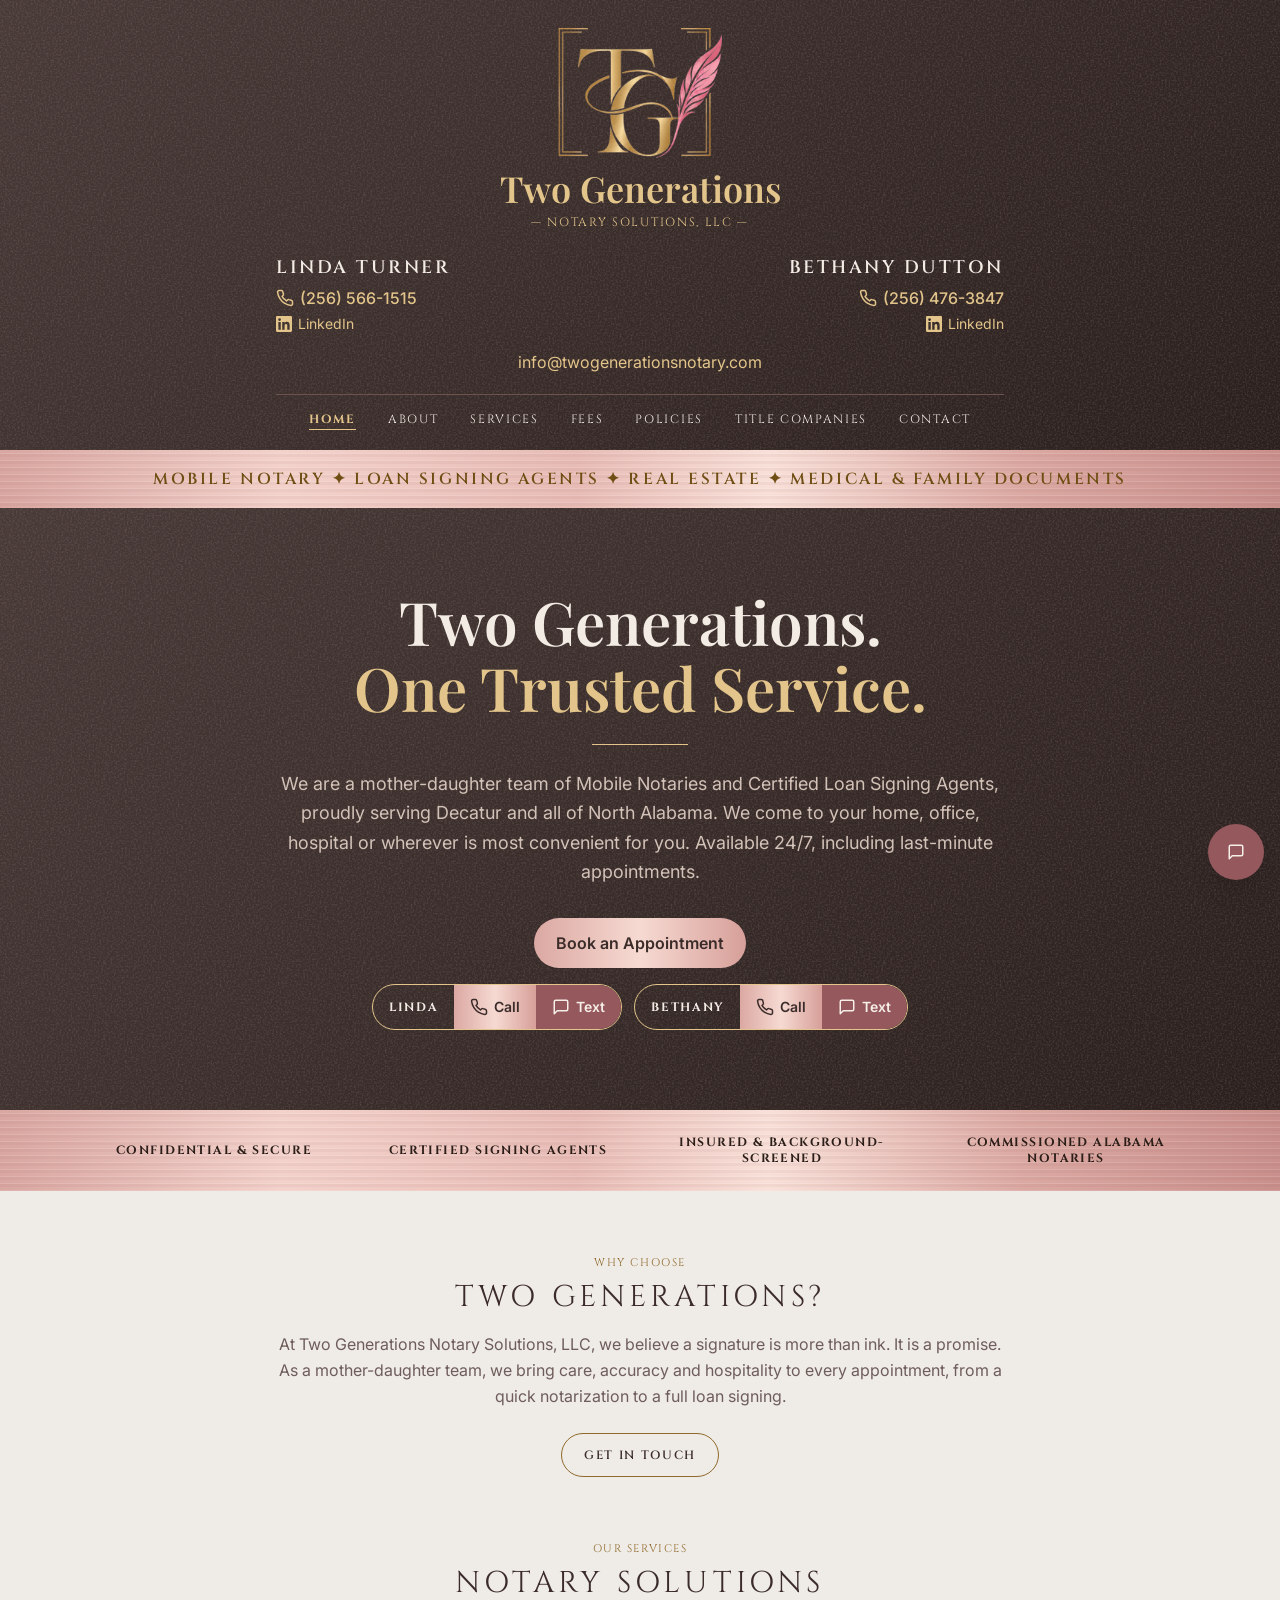
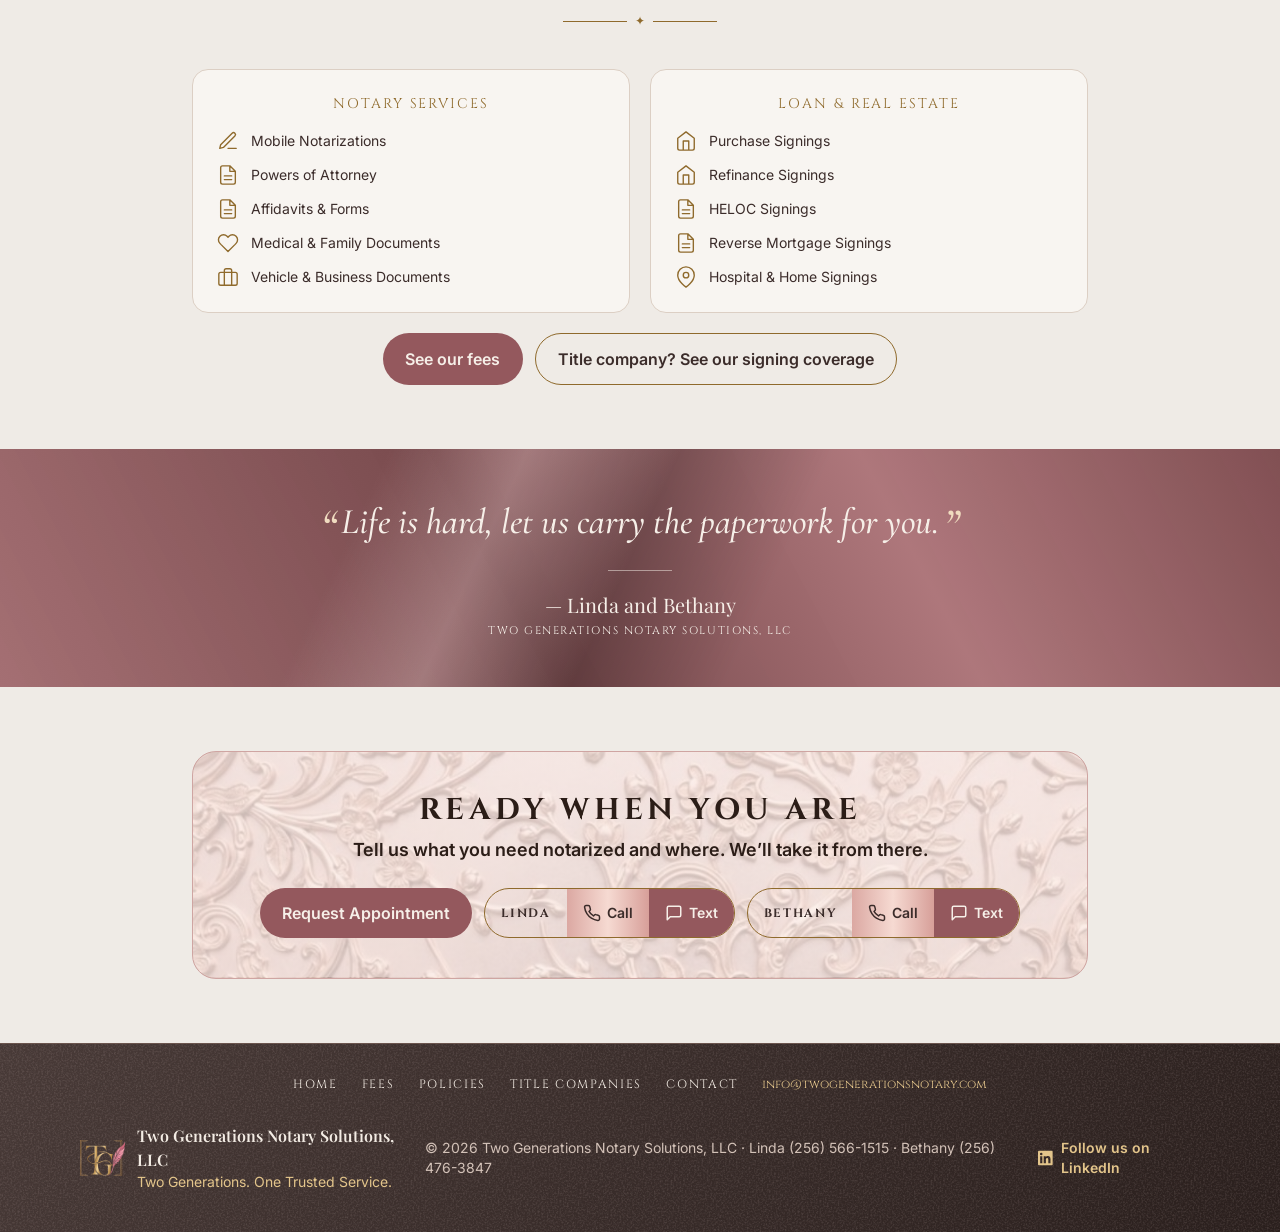
<file: index.html>
<!DOCTYPE html>
<html lang="en" data-page="home">
<head>
<meta charset="utf-8">
<meta name="viewport" content="width=device-width, initial-scale=1, viewport-fit=cover">
<title>Mobile Notary &amp; Loan Signing Agents in Decatur, AL | Two Generations Notary Solutions, LLC</title>
<meta name="description" content="Mother-daughter mobile notaries and certified loan signing agents serving Decatur and North Alabama. We come to you, 24/7 by appointment.">
<link rel="canonical" href="https://twogenerationsnotary.com/">
<meta property="og:type" content="website">
<meta property="og:site_name" content="Two Generations Notary Solutions, LLC">
<meta property="og:title" content="Mobile Notary &amp; Loan Signing Agents in Decatur, AL | Two Generations Notary Solutions, LLC">
<meta property="og:description" content="Mother-daughter mobile notaries and certified loan signing agents serving Decatur and North Alabama. We come to you, 24/7 by appointment.">
<meta property="og:url" content="https://twogenerationsnotary.com/">
<meta property="og:image" content="https://twogenerationsnotary.com/assets/og.png">
<meta property="og:image:width" content="1200">
<meta property="og:image:height" content="630">
<meta property="og:image:alt" content="Two Generations Notary Solutions, LLC. Two Generations. One Trusted Service.">
<meta name="twitter:card" content="summary_large_image">
<link rel="icon" href="data:image/svg+xml,%3Csvg xmlns='http://www.w3.org/2000/svg' viewBox='0 0 100 100'%3E%3Crect width='100' height='100' rx='20' fill='%233a2b28'/%3E%3Ctext x='50' y='68' font-size='56' text-anchor='middle' fill='%23e3c58b'%3E%E2%9C%A6%3C/text%3E%3C/svg%3E">
<script>(function(){var m={"#fees":"/fees/","#policies":"/policies/","#contact":"/contact/","#title":"/title-companies/"}[location.hash];if(m)location.replace(m)})()</script>
<script type="application/ld+json">{"@context":"https://schema.org","@type":"Notary","name":"Two Generations Notary Solutions, LLC","slogan":"Two Generations. One Trusted Service.","url":"https://twogenerationsnotary.com/","image":"https://twogenerationsnotary.com/assets/og.png","logo":"https://twogenerationsnotary.com/assets/logo.webp","email":"info@twogenerationsnotary.com","telephone":"+1-256-476-3847","contactPoint":[{"@type":"ContactPoint","name":"Linda Turner","telephone":"+1-256-566-1515","contactType":"customer service"},{"@type":"ContactPoint","name":"Bethany Dutton","telephone":"+1-256-476-3847","contactType":"customer service"}],"address":{"@type":"PostalAddress","addressLocality":"Decatur","addressRegion":"AL","addressCountry":"US"},"areaServed":["Decatur, AL","Morgan County, AL","Limestone County, AL","Madison County, AL","Lawrence County, AL","North Alabama"],"openingHoursSpecification":[{"@type":"OpeningHoursSpecification","dayOfWeek":["Monday","Tuesday","Wednesday","Thursday","Friday"],"opens":"09:00","closes":"17:00"}],"priceRange":"$$","description":"Mother-daughter mobile notaries and certified loan signing agents who travel to you. Regular hours are 9 am to 5 pm, Monday through Friday; available 24/7 by appointment for an added fee.","founder":[{"@type":"Person","name":"Linda Turner"},{"@type":"Person","name":"Bethany Dutton"}],"sameAs":["https://www.linkedin.com/company/two-generations-notary"]}</script>
<link rel="preconnect" href="https://fonts.googleapis.com">
<link rel="preconnect" href="https://fonts.gstatic.com" crossorigin>
<link href="https://fonts.googleapis.com/css2?family=Playfair+Display:wght@500;600;700&family=Cinzel:wght@500;600;700&family=Cormorant+Garamond:ital,wght@1,500&family=Inter:wght@400;500;600&display=swap" rel="stylesheet">
<link rel="stylesheet" href="/assets/styles.css?v=2693f36a">
<script defer src="/assets/app.js?v=bc8e718a"></script>
</head>
<body>
<div id="root"><link rel="preload" as="image" href="/assets/logo.webp"/><header class="dk leather"><div class="max-w-3xl mx-auto px-5 pt-5 sm:pt-7 pb-5"><a href="/" class="flex flex-col items-center text-center"><img src="/assets/logo.webp" width="440" height="350" alt="Two Generations Notary Solutions, LLC logo" class="h-24 sm:h-[130px]" style="width:auto"/><span class="serif text-3xl sm:text-4xl font-semibold mt-3 leading-none" style="color:var(--gold)">Two Generations</span><span class="h-cin text-xs mt-2" style="color:var(--gold)">— Notary Solutions, LLC —</span></a><div class="mt-5 sm:mt-6 flex justify-between gap-4"><div class="flex flex-col text-left items-start"><span class="h-cin text-[13px] sm:text-lg font-semibold">Linda Turner</span><a href="tel:+12565661515" class="mt-1 inline-flex items-center gap-1.5 text-sm sm:text-base font-medium" style="color:var(--gold)"><svg width="18" height="18" viewBox="0 0 24 24" fill="none" stroke="currentColor" stroke-width="2" stroke-linecap="round" stroke-linejoin="round"><path d="M22 16.9v3a2 2 0 0 1-2.2 2 19.8 19.8 0 0 1-8.6-3.1 19.5 19.5 0 0 1-6-6A19.8 19.8 0 0 1 2.1 4.2 2 2 0 0 1 4.1 2h3a2 2 0 0 1 2 1.7c.1 1 .4 1.9.7 2.8a2 2 0 0 1-.5 2.1L8 9.9a16 16 0 0 0 6 6l1.3-1.3a2 2 0 0 1 2.1-.4c.9.3 1.8.6 2.8.7a2 2 0 0 1 1.7 2z"></path></svg>(256) 566-1515</a><a href="https://www.linkedin.com/in/linda-turner-notary" target="_blank" rel="noopener" aria-label="Linda Turner on LinkedIn" class="mt-1 inline-flex items-center gap-1.5 text-xs sm:text-sm hover:opacity-70" style="color:var(--gold)"><svg width="16" height="16" viewBox="0 0 24 24" fill="currentColor" aria-hidden="true"><path d="M20.45 20.45h-3.56v-5.57c0-1.33-.02-3.04-1.85-3.04-1.85 0-2.14 1.45-2.14 2.94v5.67H9.34V9h3.42v1.56h.05c.48-.9 1.64-1.85 3.37-1.85 3.6 0 4.27 2.37 4.27 5.46v6.28zM5.34 7.43a2.06 2.06 0 1 1 0-4.13 2.06 2.06 0 0 1 0 4.13zM7.12 20.45H3.56V9h3.56v11.45zM22.22 0H1.77C.79 0 0 .77 0 1.73v20.54C0 23.23.79 24 1.77 24h20.45c.98 0 1.78-.77 1.78-1.73V1.73C24 .77 23.2 0 22.22 0z"></path></svg>LinkedIn</a></div><div class="flex flex-col text-right items-end"><span class="h-cin text-[13px] sm:text-lg font-semibold">Bethany Dutton</span><a href="tel:+12564763847" class="mt-1 inline-flex items-center gap-1.5 text-sm sm:text-base font-medium" style="color:var(--gold)"><svg width="18" height="18" viewBox="0 0 24 24" fill="none" stroke="currentColor" stroke-width="2" stroke-linecap="round" stroke-linejoin="round"><path d="M22 16.9v3a2 2 0 0 1-2.2 2 19.8 19.8 0 0 1-8.6-3.1 19.5 19.5 0 0 1-6-6A19.8 19.8 0 0 1 2.1 4.2 2 2 0 0 1 4.1 2h3a2 2 0 0 1 2 1.7c.1 1 .4 1.9.7 2.8a2 2 0 0 1-.5 2.1L8 9.9a16 16 0 0 0 6 6l1.3-1.3a2 2 0 0 1 2.1-.4c.9.3 1.8.6 2.8.7a2 2 0 0 1 1.7 2z"></path></svg>(256) 476-3847</a><a href="https://www.linkedin.com/in/bethany-dutton-notary" target="_blank" rel="noopener" aria-label="Bethany Dutton on LinkedIn" class="mt-1 inline-flex items-center gap-1.5 text-xs sm:text-sm hover:opacity-70" style="color:var(--gold)"><svg width="16" height="16" viewBox="0 0 24 24" fill="currentColor" aria-hidden="true"><path d="M20.45 20.45h-3.56v-5.57c0-1.33-.02-3.04-1.85-3.04-1.85 0-2.14 1.45-2.14 2.94v5.67H9.34V9h3.42v1.56h.05c.48-.9 1.64-1.85 3.37-1.85 3.6 0 4.27 2.37 4.27 5.46v6.28zM5.34 7.43a2.06 2.06 0 1 1 0-4.13 2.06 2.06 0 0 1 0 4.13zM7.12 20.45H3.56V9h3.56v11.45zM22.22 0H1.77C.79 0 0 .77 0 1.73v20.54C0 23.23.79 24 1.77 24h20.45c.98 0 1.78-.77 1.78-1.73V1.73C24 .77 23.2 0 22.22 0z"></path></svg>LinkedIn</a></div></div><div class="mt-4 text-center"><a href="mailto:info@twogenerationsnotary.com" class="text-sm sm:text-base" style="color:var(--gold)">info@twogenerationsnotary.com</a></div><nav aria-label="Main" class="border-t flex flex-wrap justify-center gap-x-5 gap-y-2 sm:gap-x-8 h-cin text-[11px] sm:text-xs mt-5 pt-4" style="border-color:var(--line)"><a href="/" aria-current="page" class="hover:opacity-70 pb-0.5 border-b font-bold" style="color:var(--gold);border-color:var(--gold)">Home</a><a href="/#about" class="hover:opacity-70 pb-0.5 border-b " style="border-color:transparent">About</a><a href="/#services" class="hover:opacity-70 pb-0.5 border-b " style="border-color:transparent">Services</a><a href="/fees/" class="hover:opacity-70 pb-0.5 border-b " style="border-color:transparent">Fees</a><a href="/policies/" class="hover:opacity-70 pb-0.5 border-b " style="border-color:transparent">Policies</a><a href="/title-companies/" class="hover:opacity-70 pb-0.5 border-b " style="border-color:transparent">Title Companies</a><a href="/contact/" class="hover:opacity-70 pb-0.5 border-b " style="border-color:transparent">Contact</a></nav></div></header><main><section class="rosegold py-4 text-center"><p class="h-cin text-xs sm:text-base font-semibold px-4 leading-relaxed" style="color:#6f4e14;letter-spacing:.16em">Mobile Notary ✦ Loan Signing Agents ✦ Real Estate ✦ Medical &amp; Family Documents</p></section><section class="dk leather"><div class="max-w-3xl mx-auto px-5 py-14 md:py-20 text-center"><h1 class="serif text-4xl sm:text-5xl md:text-6xl font-semibold leading-[1.1]">Two Generations.<br/><span style="color:var(--gold)">One Trusted Service.</span></h1><div class="mx-auto my-6 h-px w-24" style="background:var(--gold)"></div><p class="text-lg leading-relaxed" style="color:var(--muted)">We are a mother-daughter team of Mobile Notaries and Certified Loan Signing Agents, proudly serving Decatur and all of North Alabama. We come to your home, office, hospital or wherever is most convenient for you. Available 24/7, including last-minute appointments.</p><div class="mt-8 flex flex-wrap gap-3 justify-center"><a href="/contact/" class="btn btn-rose">Book an Appointment</a></div><div class="mt-4"><div class="flex flex-wrap gap-3 justify-center"><div class="inline-flex items-stretch rounded-full overflow-hidden border" style="border-color:var(--gold)"><span class="px-4 flex items-center h-cin text-xs font-bold">Linda</span><a href="tel:+12565661515" class="px-4 py-3 flex items-center gap-1.5 text-sm font-semibold btn-rose"><svg width="18" height="18" viewBox="0 0 24 24" fill="none" stroke="currentColor" stroke-width="2" stroke-linecap="round" stroke-linejoin="round"><path d="M22 16.9v3a2 2 0 0 1-2.2 2 19.8 19.8 0 0 1-8.6-3.1 19.5 19.5 0 0 1-6-6A19.8 19.8 0 0 1 2.1 4.2 2 2 0 0 1 4.1 2h3a2 2 0 0 1 2 1.7c.1 1 .4 1.9.7 2.8a2 2 0 0 1-.5 2.1L8 9.9a16 16 0 0 0 6 6l1.3-1.3a2 2 0 0 1 2.1-.4c.9.3 1.8.6 2.8.7a2 2 0 0 1 1.7 2z"></path></svg> Call</a><a href="sms:+12565661515" class="px-4 py-3 flex items-center gap-1.5 text-sm font-semibold btn-gold"><svg width="18" height="18" viewBox="0 0 24 24" fill="none" stroke="currentColor" stroke-width="2" stroke-linecap="round" stroke-linejoin="round"><path d="M21 15a2 2 0 0 1-2 2H7l-4 4V5a2 2 0 0 1 2-2h14a2 2 0 0 1 2 2z"></path></svg> Text</a></div><div class="inline-flex items-stretch rounded-full overflow-hidden border" style="border-color:var(--gold)"><span class="px-4 flex items-center h-cin text-xs font-bold">Bethany</span><a href="tel:+12564763847" class="px-4 py-3 flex items-center gap-1.5 text-sm font-semibold btn-rose"><svg width="18" height="18" viewBox="0 0 24 24" fill="none" stroke="currentColor" stroke-width="2" stroke-linecap="round" stroke-linejoin="round"><path d="M22 16.9v3a2 2 0 0 1-2.2 2 19.8 19.8 0 0 1-8.6-3.1 19.5 19.5 0 0 1-6-6A19.8 19.8 0 0 1 2.1 4.2 2 2 0 0 1 4.1 2h3a2 2 0 0 1 2 1.7c.1 1 .4 1.9.7 2.8a2 2 0 0 1-.5 2.1L8 9.9a16 16 0 0 0 6 6l1.3-1.3a2 2 0 0 1 2.1-.4c.9.3 1.8.6 2.8.7a2 2 0 0 1 1.7 2z"></path></svg> Call</a><a href="sms:+12564763847" class="px-4 py-3 flex items-center gap-1.5 text-sm font-semibold btn-gold"><svg width="18" height="18" viewBox="0 0 24 24" fill="none" stroke="currentColor" stroke-width="2" stroke-linecap="round" stroke-linejoin="round"><path d="M21 15a2 2 0 0 1-2 2H7l-4 4V5a2 2 0 0 1 2-2h14a2 2 0 0 1 2 2z"></path></svg> Text</a></div></div></div></div></section><section class="rosegold" style="color:var(--onrose)"><div class="max-w-6xl mx-auto px-4 py-6 grid grid-cols-2 md:grid-cols-4 gap-x-4 gap-y-4 text-center"><div class="px-2 flex items-center justify-center"><span class="h-cin text-[11px] sm:text-xs font-bold leading-snug" style="letter-spacing:.12em;color:#2b1d17">Confidential &amp; Secure</span></div><div class="px-2 flex items-center justify-center"><span class="h-cin text-[11px] sm:text-xs font-bold leading-snug" style="letter-spacing:.12em;color:#2b1d17">Certified Signing Agents</span></div><div class="px-2 flex items-center justify-center"><span class="h-cin text-[11px] sm:text-xs font-bold leading-snug" style="letter-spacing:.12em;color:#2b1d17">Insured &amp; Background-Screened</span></div><div class="px-2 flex items-center justify-center"><span class="h-cin text-[11px] sm:text-xs font-bold leading-snug" style="letter-spacing:.12em;color:#2b1d17">Commissioned Alabama Notaries</span></div></div></section><section id="about" class="max-w-3xl mx-auto px-4 py-16"><div class="text-center"><p class="h-cin text-[11px]" style="color:var(--gold)">Why choose</p><h2 class="h-cin text-2xl md:text-3xl mt-2">Two Generations?</h2><div class="h-4"></div><p class="leading-relaxed" style="color:var(--muted)">At Two Generations Notary Solutions, LLC, we believe a signature is more than ink. It is a promise. As a mother-daughter team, we bring care, accuracy and hospitality to every appointment, from a quick notarization to a full loan signing.</p><a href="/contact/" class="btn btn-line mt-6 h-cin text-xs">Get in touch</a></div></section><section id="services" class="max-w-6xl mx-auto px-4 pb-16"><div class="text-center"><p class="h-cin text-[11px]" style="color:var(--gold)">Our services</p><h2 class="h-cin text-2xl md:text-3xl mt-2">Notary Solutions</h2><div class="flex items-center justify-center gap-2 mt-3 text-xs" style="color:var(--gold)"><span class="h-px w-16" style="background:var(--gold)"></span>✦<span class="h-px w-16" style="background:var(--gold)"></span></div></div><div class="mt-10 grid md:grid-cols-2 gap-5 max-w-4xl mx-auto"><div class="card p-6"><h3 class="h-cin text-sm text-center" style="color:var(--gold)">Notary Services</h3><ul class="mt-4 grid gap-3"><li class="flex items-center gap-3 text-sm"><span style="color:var(--gold)"><svg width="22" height="22" viewBox="0 0 24 24" fill="none" stroke="currentColor" stroke-width="1.5" stroke-linecap="round" stroke-linejoin="round" aria-hidden="true"><path d="M12 20h9M16.5 3.5a2.1 2.1 0 0 1 3 3L7 19l-4 1 1-4z"></path></svg></span>Mobile Notarizations</li><li class="flex items-center gap-3 text-sm"><span style="color:var(--gold)"><svg width="22" height="22" viewBox="0 0 24 24" fill="none" stroke="currentColor" stroke-width="1.5" stroke-linecap="round" stroke-linejoin="round" aria-hidden="true"><path d="M14 2H6a2 2 0 0 0-2 2v16a2 2 0 0 0 2 2h12a2 2 0 0 0 2-2V8zM14 2v6h6M8 13h8M8 17h8"></path></svg></span>Powers of Attorney</li><li class="flex items-center gap-3 text-sm"><span style="color:var(--gold)"><svg width="22" height="22" viewBox="0 0 24 24" fill="none" stroke="currentColor" stroke-width="1.5" stroke-linecap="round" stroke-linejoin="round" aria-hidden="true"><path d="M14 2H6a2 2 0 0 0-2 2v16a2 2 0 0 0 2 2h12a2 2 0 0 0 2-2V8zM14 2v6h6M8 13h8M8 17h8"></path></svg></span>Affidavits &amp; Forms</li><li class="flex items-center gap-3 text-sm"><span style="color:var(--gold)"><svg width="22" height="22" viewBox="0 0 24 24" fill="none" stroke="currentColor" stroke-width="1.5" stroke-linecap="round" stroke-linejoin="round" aria-hidden="true"><path d="M20.8 4.6a5.5 5.5 0 0 0-7.8 0L12 5.7l-1-1.1a5.5 5.5 0 0 0-7.8 7.8l1 1.1L12 21.2l7.8-7.7 1-1.1a5.5 5.5 0 0 0 0-7.8z"></path></svg></span>Medical &amp; Family Documents</li><li class="flex items-center gap-3 text-sm"><span style="color:var(--gold)"><svg width="22" height="22" viewBox="0 0 24 24" fill="none" stroke="currentColor" stroke-width="1.5" stroke-linecap="round" stroke-linejoin="round" aria-hidden="true"><path d="M20 7H4a2 2 0 0 0-2 2v10a2 2 0 0 0 2 2h16a2 2 0 0 0 2-2V9a2 2 0 0 0-2-2zM16 21V5a2 2 0 0 0-2-2h-4a2 2 0 0 0-2 2v16"></path></svg></span>Vehicle &amp; Business Documents</li></ul></div><div class="card p-6"><h3 class="h-cin text-sm text-center" style="color:var(--gold)">Loan &amp; Real Estate</h3><ul class="mt-4 grid gap-3"><li class="flex items-center gap-3 text-sm"><span style="color:var(--gold)"><svg width="22" height="22" viewBox="0 0 24 24" fill="none" stroke="currentColor" stroke-width="1.5" stroke-linecap="round" stroke-linejoin="round" aria-hidden="true"><path d="M3 9l9-7 9 7v11a2 2 0 0 1-2 2H5a2 2 0 0 1-2-2zM9 22V12h6v10"></path></svg></span>Purchase Signings</li><li class="flex items-center gap-3 text-sm"><span style="color:var(--gold)"><svg width="22" height="22" viewBox="0 0 24 24" fill="none" stroke="currentColor" stroke-width="1.5" stroke-linecap="round" stroke-linejoin="round" aria-hidden="true"><path d="M3 9l9-7 9 7v11a2 2 0 0 1-2 2H5a2 2 0 0 1-2-2zM9 22V12h6v10"></path></svg></span>Refinance Signings</li><li class="flex items-center gap-3 text-sm"><span style="color:var(--gold)"><svg width="22" height="22" viewBox="0 0 24 24" fill="none" stroke="currentColor" stroke-width="1.5" stroke-linecap="round" stroke-linejoin="round" aria-hidden="true"><path d="M14 2H6a2 2 0 0 0-2 2v16a2 2 0 0 0 2 2h12a2 2 0 0 0 2-2V8zM14 2v6h6M8 13h8M8 17h8"></path></svg></span>HELOC Signings</li><li class="flex items-center gap-3 text-sm"><span style="color:var(--gold)"><svg width="22" height="22" viewBox="0 0 24 24" fill="none" stroke="currentColor" stroke-width="1.5" stroke-linecap="round" stroke-linejoin="round" aria-hidden="true"><path d="M14 2H6a2 2 0 0 0-2 2v16a2 2 0 0 0 2 2h12a2 2 0 0 0 2-2V8zM14 2v6h6M8 13h8M8 17h8"></path></svg></span>Reverse Mortgage Signings</li><li class="flex items-center gap-3 text-sm"><span style="color:var(--gold)"><svg width="22" height="22" viewBox="0 0 24 24" fill="none" stroke="currentColor" stroke-width="1.5" stroke-linecap="round" stroke-linejoin="round" aria-hidden="true"><path d="M21 10c0 7-9 13-9 13s-9-6-9-13a9 9 0 0 1 18 0zM12 13a3 3 0 1 0 0-6 3 3 0 0 0 0 6z"></path></svg></span>Hospital &amp; Home Signings</li></ul></div><div class="md:col-span-2 flex flex-wrap justify-center gap-3"><a href="/fees/" class="btn btn-gold">See our fees</a><a href="/title-companies/" class="btn btn-line">Title company? See our signing coverage</a></div></div></section><section class="silk" style="color:#f6efe8"><div class="max-w-3xl mx-auto px-5 py-12 text-center"><p class="text-3xl md:text-4xl leading-snug" style="font-family:&#x27;Cormorant Garamond&#x27;,Georgia,serif;font-style:italic;font-weight:500"><span class="text-5xl align-middle mr-1" style="color:#f0dcc0">“</span>Life is hard, let us carry the paperwork for you.<span class="text-5xl align-middle ml-1" style="color:#f0dcc0">”</span></p><div class="mx-auto my-5 h-px w-16" style="background:rgba(246,239,232,.5)"></div><p class="serif text-xl">— Linda and Bethany</p><p class="h-cin text-[11px] mt-1" style="letter-spacing:.14em">Two Generations Notary Solutions, LLC</p></div></section><section class="px-4 py-16"><div class="max-w-4xl mx-auto rounded-3xl p-10 text-center border" style="border-color:var(--rg);background-image:linear-gradient(rgba(250,238,234,.78),rgba(250,238,234,.78)),url(/assets/cta.jpg);background-size:cover;background-position:center"><h2 class="h-cin text-3xl font-bold" style="color:#2b1d17">Ready when you are</h2><p class="mt-2 text-lg font-semibold" style="color:#2b1d17">Tell us what you need notarized and where. We’ll take it from there.</p><div class="mt-6 flex flex-wrap justify-center gap-3"><a href="/contact/" class="btn btn-gold">Request Appointment</a><div class="flex flex-wrap gap-3 justify-center"><div class="inline-flex items-stretch rounded-full overflow-hidden border" style="border-color:var(--gold)"><span class="px-4 flex items-center h-cin text-xs font-bold">Linda</span><a href="tel:+12565661515" class="px-4 py-3 flex items-center gap-1.5 text-sm font-semibold btn-rose"><svg width="18" height="18" viewBox="0 0 24 24" fill="none" stroke="currentColor" stroke-width="2" stroke-linecap="round" stroke-linejoin="round"><path d="M22 16.9v3a2 2 0 0 1-2.2 2 19.8 19.8 0 0 1-8.6-3.1 19.5 19.5 0 0 1-6-6A19.8 19.8 0 0 1 2.1 4.2 2 2 0 0 1 4.1 2h3a2 2 0 0 1 2 1.7c.1 1 .4 1.9.7 2.8a2 2 0 0 1-.5 2.1L8 9.9a16 16 0 0 0 6 6l1.3-1.3a2 2 0 0 1 2.1-.4c.9.3 1.8.6 2.8.7a2 2 0 0 1 1.7 2z"></path></svg> Call</a><a href="sms:+12565661515" class="px-4 py-3 flex items-center gap-1.5 text-sm font-semibold btn-gold"><svg width="18" height="18" viewBox="0 0 24 24" fill="none" stroke="currentColor" stroke-width="2" stroke-linecap="round" stroke-linejoin="round"><path d="M21 15a2 2 0 0 1-2 2H7l-4 4V5a2 2 0 0 1 2-2h14a2 2 0 0 1 2 2z"></path></svg> Text</a></div><div class="inline-flex items-stretch rounded-full overflow-hidden border" style="border-color:var(--gold)"><span class="px-4 flex items-center h-cin text-xs font-bold">Bethany</span><a href="tel:+12564763847" class="px-4 py-3 flex items-center gap-1.5 text-sm font-semibold btn-rose"><svg width="18" height="18" viewBox="0 0 24 24" fill="none" stroke="currentColor" stroke-width="2" stroke-linecap="round" stroke-linejoin="round"><path d="M22 16.9v3a2 2 0 0 1-2.2 2 19.8 19.8 0 0 1-8.6-3.1 19.5 19.5 0 0 1-6-6A19.8 19.8 0 0 1 2.1 4.2 2 2 0 0 1 4.1 2h3a2 2 0 0 1 2 1.7c.1 1 .4 1.9.7 2.8a2 2 0 0 1-.5 2.1L8 9.9a16 16 0 0 0 6 6l1.3-1.3a2 2 0 0 1 2.1-.4c.9.3 1.8.6 2.8.7a2 2 0 0 1 1.7 2z"></path></svg> Call</a><a href="sms:+12564763847" class="px-4 py-3 flex items-center gap-1.5 text-sm font-semibold btn-gold"><svg width="18" height="18" viewBox="0 0 24 24" fill="none" stroke="currentColor" stroke-width="2" stroke-linecap="round" stroke-linejoin="round"><path d="M21 15a2 2 0 0 1-2 2H7l-4 4V5a2 2 0 0 1 2-2h14a2 2 0 0 1 2 2z"></path></svg> Text</a></div></div></div></div></section></main><footer class="border-t dk leather" style="border-color:var(--line)"><nav aria-label="Footer" class="max-w-6xl mx-auto px-4 pt-8 flex flex-wrap justify-center gap-x-6 gap-y-2 h-cin text-[11px] sm:text-xs"><a href="/" class="hover:opacity-70">Home</a><a href="/fees/" class="hover:opacity-70">Fees</a><a href="/policies/" class="hover:opacity-70">Policies</a><a href="/title-companies/" class="hover:opacity-70">Title Companies</a><a href="/contact/" class="hover:opacity-70">Contact</a><a href="mailto:info@twogenerationsnotary.com" class="hover:opacity-70 normal-case tracking-normal" style="color:var(--gold)">info@twogenerationsnotary.com</a></nav><div class="max-w-6xl mx-auto px-4 py-8 pb-28 md:pb-10 flex flex-col md:flex-row justify-between gap-6 items-center text-center md:text-left"><div class="flex items-center gap-3"><img src="/assets/logo.webp" width="440" height="350" alt="Two Generations Notary Solutions, LLC logo" style="height:36px;width:auto"/><div><p class="serif font-semibold">Two Generations Notary Solutions, LLC</p><p class="text-sm" style="color:var(--gold)">Two Generations. One Trusted Service.</p></div></div><p class="text-sm" style="color:var(--muted)">© 2026 Two Generations Notary Solutions, LLC · Linda (256) 566-1515 · Bethany (256) 476-3847</p><a href="https://www.linkedin.com/company/two-generations-notary" target="_blank" rel="noopener" class="inline-flex items-center gap-2 text-sm font-semibold hover:opacity-70" style="color:var(--gold)"><svg width="16" height="16" viewBox="0 0 24 24" fill="currentColor" aria-hidden="true"><path d="M20.45 20.45h-3.56v-5.57c0-1.33-.02-3.04-1.85-3.04-1.85 0-2.14 1.45-2.14 2.94v5.67H9.34V9h3.42v1.56h.05c.48-.9 1.64-1.85 3.37-1.85 3.6 0 4.27 2.37 4.27 5.46v6.28zM5.34 7.43a2.06 2.06 0 1 1 0-4.13 2.06 2.06 0 0 1 0 4.13zM7.12 20.45H3.56V9h3.56v11.45zM22.22 0H1.77C.79 0 0 .77 0 1.73v20.54C0 23.23.79 24 1.77 24h20.45c.98 0 1.78-.77 1.78-1.73V1.73C24 .77 23.2 0 22.22 0z"></path></svg> Follow us on LinkedIn</a></div></footer><div class="md:hidden fixed bottom-0 inset-x-0 z-30 flex gap-1.5 p-2 border-t" style="background:var(--bg);border-color:var(--line);padding-bottom:calc(env(safe-area-inset-bottom,0px) + .5rem)"><div class="flex gap-1 flex-1 min-w-0"><a href="tel:+12565661515" class="btn btn-esp flex-1 min-w-0 !px-2 !py-2.5 text-sm"><svg width="18" height="18" viewBox="0 0 24 24" fill="none" stroke="currentColor" stroke-width="2" stroke-linecap="round" stroke-linejoin="round"><path d="M22 16.9v3a2 2 0 0 1-2.2 2 19.8 19.8 0 0 1-8.6-3.1 19.5 19.5 0 0 1-6-6A19.8 19.8 0 0 1 2.1 4.2 2 2 0 0 1 4.1 2h3a2 2 0 0 1 2 1.7c.1 1 .4 1.9.7 2.8a2 2 0 0 1-.5 2.1L8 9.9a16 16 0 0 0 6 6l1.3-1.3a2 2 0 0 1 2.1-.4c.9.3 1.8.6 2.8.7a2 2 0 0 1 1.7 2z"></path></svg> <!-- -->Linda</a><a href="sms:+12565661515" aria-label="Text Linda" class="btn btn-gold !px-2.5 !py-2.5"><svg width="18" height="18" viewBox="0 0 24 24" fill="none" stroke="currentColor" stroke-width="2" stroke-linecap="round" stroke-linejoin="round"><path d="M21 15a2 2 0 0 1-2 2H7l-4 4V5a2 2 0 0 1 2-2h14a2 2 0 0 1 2 2z"></path></svg></a></div><div class="flex gap-1 flex-1 min-w-0"><a href="tel:+12564763847" class="btn btn-esp flex-1 min-w-0 !px-2 !py-2.5 text-sm"><svg width="18" height="18" viewBox="0 0 24 24" fill="none" stroke="currentColor" stroke-width="2" stroke-linecap="round" stroke-linejoin="round"><path d="M22 16.9v3a2 2 0 0 1-2.2 2 19.8 19.8 0 0 1-8.6-3.1 19.5 19.5 0 0 1-6-6A19.8 19.8 0 0 1 2.1 4.2 2 2 0 0 1 4.1 2h3a2 2 0 0 1 2 1.7c.1 1 .4 1.9.7 2.8a2 2 0 0 1-.5 2.1L8 9.9a16 16 0 0 0 6 6l1.3-1.3a2 2 0 0 1 2.1-.4c.9.3 1.8.6 2.8.7a2 2 0 0 1 1.7 2z"></path></svg> <!-- -->Bethany</a><a href="sms:+12564763847" aria-label="Text Bethany" class="btn btn-gold !px-2.5 !py-2.5"><svg width="18" height="18" viewBox="0 0 24 24" fill="none" stroke="currentColor" stroke-width="2" stroke-linecap="round" stroke-linejoin="round"><path d="M21 15a2 2 0 0 1-2 2H7l-4 4V5a2 2 0 0 1 2-2h14a2 2 0 0 1 2 2z"></path></svg></a></div><button aria-label="Quick questions" class="btn btn-line !px-3.5 !py-2.5 text-base font-bold">?</button></div><div class="fixed right-3 md:right-4 z-40 bottom-[calc(env(safe-area-inset-bottom,0px)+68px)] md:bottom-5"><button aria-label="Quick questions" class="ml-auto hidden md:flex w-14 h-14 rounded-full items-center justify-center shadow-xl btn-gold"><svg width="18" height="18" viewBox="0 0 24 24" fill="none" stroke="currentColor" stroke-width="2" stroke-linecap="round" stroke-linejoin="round"><path d="M21 15a2 2 0 0 1-2 2H7l-4 4V5a2 2 0 0 1 2-2h14a2 2 0 0 1 2 2z"></path></svg></button></div></div>
</body>
</html>
</file>
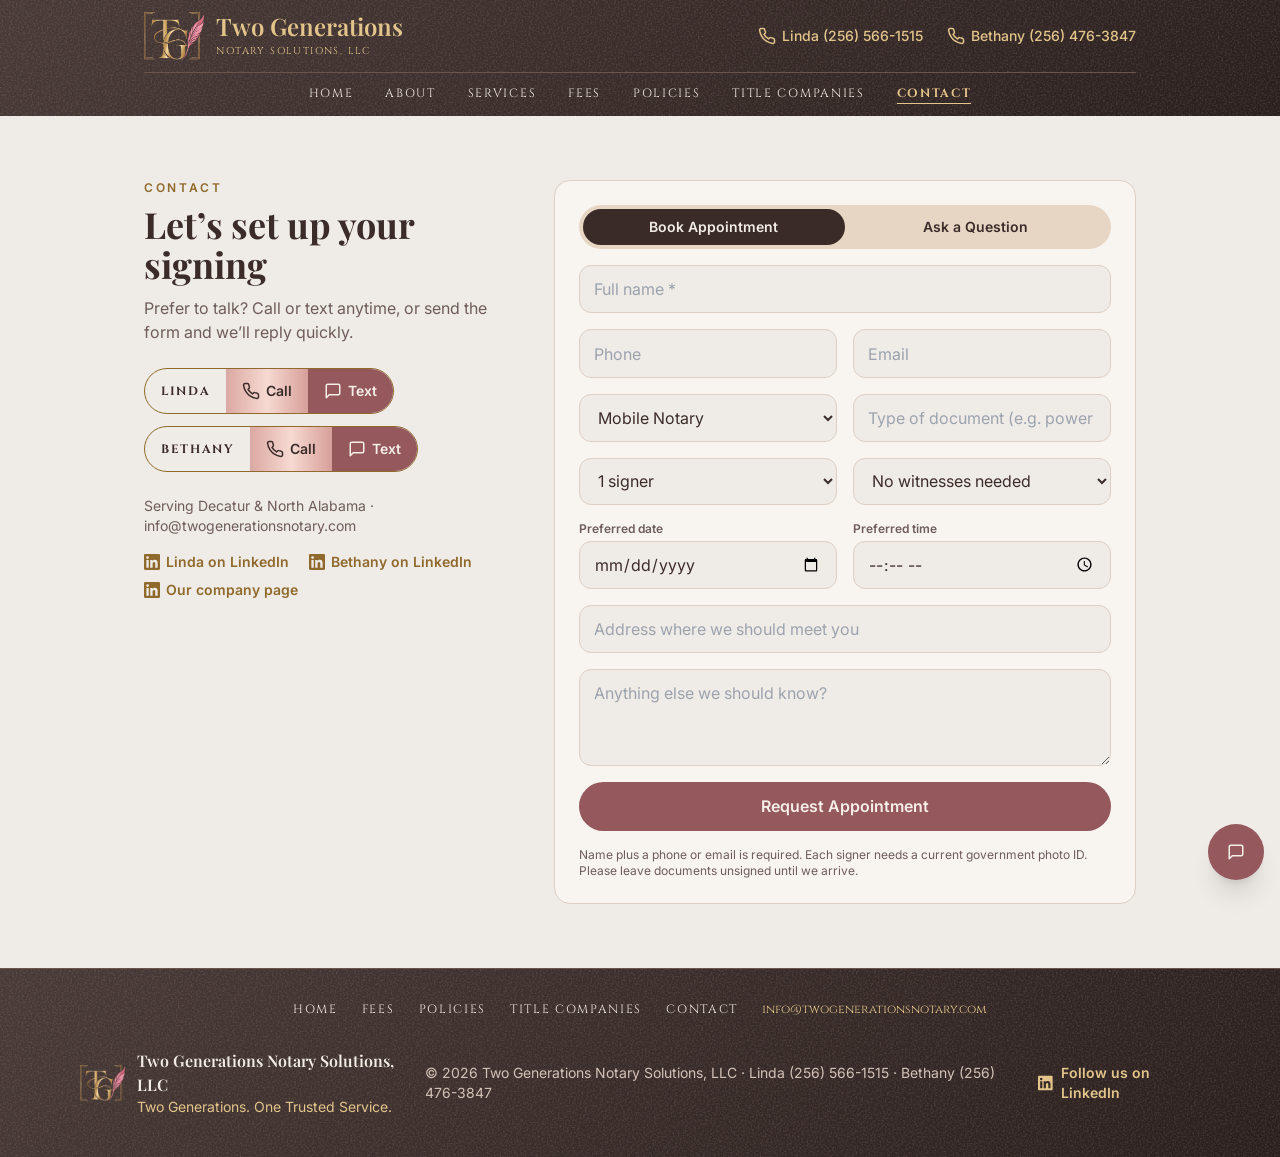
<file: contact/index.html>
<!DOCTYPE html>
<html lang="en" data-page="contact">
<head>
<meta charset="utf-8">
<meta name="viewport" content="width=device-width, initial-scale=1, viewport-fit=cover">
<title>Book an Appointment | Two Generations Notary Solutions, LLC</title>
<meta name="description" content="Request a mobile notary appointment or ask a question. Call or text Linda at (256) 566-1515 or Bethany at (256) 476-3847.">
<link rel="canonical" href="https://twogenerationsnotary.com/contact/">
<meta property="og:type" content="website">
<meta property="og:site_name" content="Two Generations Notary Solutions, LLC">
<meta property="og:title" content="Book an Appointment | Two Generations Notary Solutions, LLC">
<meta property="og:description" content="Request a mobile notary appointment or ask a question. Call or text Linda at (256) 566-1515 or Bethany at (256) 476-3847.">
<meta property="og:url" content="https://twogenerationsnotary.com/contact/">
<meta property="og:image" content="https://twogenerationsnotary.com/assets/og.png">
<meta property="og:image:width" content="1200">
<meta property="og:image:height" content="630">
<meta property="og:image:alt" content="Two Generations Notary Solutions, LLC. Two Generations. One Trusted Service.">
<meta name="twitter:card" content="summary_large_image">
<link rel="icon" href="data:image/svg+xml,%3Csvg xmlns='http://www.w3.org/2000/svg' viewBox='0 0 100 100'%3E%3Crect width='100' height='100' rx='20' fill='%233a2b28'/%3E%3Ctext x='50' y='68' font-size='56' text-anchor='middle' fill='%23e3c58b'%3E%E2%9C%A6%3C/text%3E%3C/svg%3E">
<script type="application/ld+json">{"@context":"https://schema.org","@type":"Notary","name":"Two Generations Notary Solutions, LLC","slogan":"Two Generations. One Trusted Service.","url":"https://twogenerationsnotary.com/","image":"https://twogenerationsnotary.com/assets/og.png","logo":"https://twogenerationsnotary.com/assets/logo.webp","email":"info@twogenerationsnotary.com","telephone":"+1-256-476-3847","contactPoint":[{"@type":"ContactPoint","name":"Linda Turner","telephone":"+1-256-566-1515","contactType":"customer service"},{"@type":"ContactPoint","name":"Bethany Dutton","telephone":"+1-256-476-3847","contactType":"customer service"}],"address":{"@type":"PostalAddress","addressLocality":"Decatur","addressRegion":"AL","addressCountry":"US"},"areaServed":["Decatur, AL","Morgan County, AL","Limestone County, AL","Madison County, AL","Lawrence County, AL","North Alabama"],"openingHoursSpecification":[{"@type":"OpeningHoursSpecification","dayOfWeek":["Monday","Tuesday","Wednesday","Thursday","Friday"],"opens":"09:00","closes":"17:00"}],"priceRange":"$$","description":"Mother-daughter mobile notaries and certified loan signing agents who travel to you. Regular hours are 9 am to 5 pm, Monday through Friday; available 24/7 by appointment for an added fee.","founder":[{"@type":"Person","name":"Linda Turner"},{"@type":"Person","name":"Bethany Dutton"}],"sameAs":["https://www.linkedin.com/company/two-generations-notary"]}</script>
<link rel="preconnect" href="https://fonts.googleapis.com">
<link rel="preconnect" href="https://fonts.gstatic.com" crossorigin>
<link href="https://fonts.googleapis.com/css2?family=Playfair+Display:wght@500;600;700&family=Cinzel:wght@500;600;700&family=Cormorant+Garamond:ital,wght@1,500&family=Inter:wght@400;500;600&display=swap" rel="stylesheet">
<link rel="stylesheet" href="/assets/styles.css?v=2693f36a">
<script defer src="/assets/app.js?v=bc8e718a"></script>
</head>
<body>
<div id="root"><link rel="preload" as="image" href="/assets/logo.webp"/><header class="dk leather"><div class="max-w-5xl mx-auto px-4 pt-3 pb-3"><div class="flex items-center justify-between gap-4"><a href="/" class="flex items-center gap-3"><img src="/assets/logo.webp" width="440" height="350" alt="Two Generations Notary Solutions, LLC logo" style="height:48px;width:auto"/><span class="flex flex-col"><span class="serif text-xl sm:text-2xl font-semibold leading-none" style="color:var(--gold)">Two Generations</span><span class="h-cin text-[10px] mt-1.5" style="color:var(--gold)">Notary Solutions, LLC</span></span></a><div class="hidden md:flex gap-6 text-sm font-medium" style="color:var(--gold)"><a href="tel:+12565661515" class="inline-flex items-center gap-1.5 hover:opacity-70"><svg width="18" height="18" viewBox="0 0 24 24" fill="none" stroke="currentColor" stroke-width="2" stroke-linecap="round" stroke-linejoin="round"><path d="M22 16.9v3a2 2 0 0 1-2.2 2 19.8 19.8 0 0 1-8.6-3.1 19.5 19.5 0 0 1-6-6A19.8 19.8 0 0 1 2.1 4.2 2 2 0 0 1 4.1 2h3a2 2 0 0 1 2 1.7c.1 1 .4 1.9.7 2.8a2 2 0 0 1-.5 2.1L8 9.9a16 16 0 0 0 6 6l1.3-1.3a2 2 0 0 1 2.1-.4c.9.3 1.8.6 2.8.7a2 2 0 0 1 1.7 2z"></path></svg>Linda<!-- --> <!-- -->(256) 566-1515</a><a href="tel:+12564763847" class="inline-flex items-center gap-1.5 hover:opacity-70"><svg width="18" height="18" viewBox="0 0 24 24" fill="none" stroke="currentColor" stroke-width="2" stroke-linecap="round" stroke-linejoin="round"><path d="M22 16.9v3a2 2 0 0 1-2.2 2 19.8 19.8 0 0 1-8.6-3.1 19.5 19.5 0 0 1-6-6A19.8 19.8 0 0 1 2.1 4.2 2 2 0 0 1 4.1 2h3a2 2 0 0 1 2 1.7c.1 1 .4 1.9.7 2.8a2 2 0 0 1-.5 2.1L8 9.9a16 16 0 0 0 6 6l1.3-1.3a2 2 0 0 1 2.1-.4c.9.3 1.8.6 2.8.7a2 2 0 0 1 1.7 2z"></path></svg>Bethany<!-- --> <!-- -->(256) 476-3847</a></div></div><nav aria-label="Main" class="border-t flex flex-wrap justify-center gap-x-5 gap-y-2 sm:gap-x-8 h-cin text-[11px] sm:text-xs mt-3 pt-3" style="border-color:var(--line)"><a href="/" class="hover:opacity-70 pb-0.5 border-b " style="border-color:transparent">Home</a><a href="/#about" class="hover:opacity-70 pb-0.5 border-b " style="border-color:transparent">About</a><a href="/#services" class="hover:opacity-70 pb-0.5 border-b " style="border-color:transparent">Services</a><a href="/fees/" class="hover:opacity-70 pb-0.5 border-b " style="border-color:transparent">Fees</a><a href="/policies/" class="hover:opacity-70 pb-0.5 border-b " style="border-color:transparent">Policies</a><a href="/title-companies/" class="hover:opacity-70 pb-0.5 border-b " style="border-color:transparent">Title Companies</a><a href="/contact/" aria-current="page" class="hover:opacity-70 pb-0.5 border-b font-bold" style="color:var(--gold);border-color:var(--gold)">Contact</a></nav></div></header><main><section class="max-w-5xl mx-auto px-4 py-12 md:py-16 grid md:grid-cols-5 gap-8"><div class="md:col-span-2"><p class="text-xs tracking-[.22em] uppercase font-semibold" style="color:var(--gold)">Contact</p><h1 class="serif text-3xl md:text-4xl font-bold mt-2">Let’s set up your signing</h1><p class="mt-3" style="color:var(--muted)">Prefer to talk? Call or text anytime, or send the form and we’ll reply quickly.</p><div class="mt-6 grid gap-3"><div class="flex flex-wrap gap-3 justify-start"><div class="inline-flex items-stretch rounded-full overflow-hidden border" style="border-color:var(--gold)"><span class="px-4 flex items-center h-cin text-xs font-bold">Linda</span><a href="tel:+12565661515" class="px-4 py-3 flex items-center gap-1.5 text-sm font-semibold btn-rose"><svg width="18" height="18" viewBox="0 0 24 24" fill="none" stroke="currentColor" stroke-width="2" stroke-linecap="round" stroke-linejoin="round"><path d="M22 16.9v3a2 2 0 0 1-2.2 2 19.8 19.8 0 0 1-8.6-3.1 19.5 19.5 0 0 1-6-6A19.8 19.8 0 0 1 2.1 4.2 2 2 0 0 1 4.1 2h3a2 2 0 0 1 2 1.7c.1 1 .4 1.9.7 2.8a2 2 0 0 1-.5 2.1L8 9.9a16 16 0 0 0 6 6l1.3-1.3a2 2 0 0 1 2.1-.4c.9.3 1.8.6 2.8.7a2 2 0 0 1 1.7 2z"></path></svg> Call</a><a href="sms:+12565661515" class="px-4 py-3 flex items-center gap-1.5 text-sm font-semibold btn-gold"><svg width="18" height="18" viewBox="0 0 24 24" fill="none" stroke="currentColor" stroke-width="2" stroke-linecap="round" stroke-linejoin="round"><path d="M21 15a2 2 0 0 1-2 2H7l-4 4V5a2 2 0 0 1 2-2h14a2 2 0 0 1 2 2z"></path></svg> Text</a></div><div class="inline-flex items-stretch rounded-full overflow-hidden border" style="border-color:var(--gold)"><span class="px-4 flex items-center h-cin text-xs font-bold">Bethany</span><a href="tel:+12564763847" class="px-4 py-3 flex items-center gap-1.5 text-sm font-semibold btn-rose"><svg width="18" height="18" viewBox="0 0 24 24" fill="none" stroke="currentColor" stroke-width="2" stroke-linecap="round" stroke-linejoin="round"><path d="M22 16.9v3a2 2 0 0 1-2.2 2 19.8 19.8 0 0 1-8.6-3.1 19.5 19.5 0 0 1-6-6A19.8 19.8 0 0 1 2.1 4.2 2 2 0 0 1 4.1 2h3a2 2 0 0 1 2 1.7c.1 1 .4 1.9.7 2.8a2 2 0 0 1-.5 2.1L8 9.9a16 16 0 0 0 6 6l1.3-1.3a2 2 0 0 1 2.1-.4c.9.3 1.8.6 2.8.7a2 2 0 0 1 1.7 2z"></path></svg> Call</a><a href="sms:+12564763847" class="px-4 py-3 flex items-center gap-1.5 text-sm font-semibold btn-gold"><svg width="18" height="18" viewBox="0 0 24 24" fill="none" stroke="currentColor" stroke-width="2" stroke-linecap="round" stroke-linejoin="round"><path d="M21 15a2 2 0 0 1-2 2H7l-4 4V5a2 2 0 0 1 2-2h14a2 2 0 0 1 2 2z"></path></svg> Text</a></div></div></div><p class="mt-6 text-sm" style="color:var(--muted)">Serving Decatur &amp; North Alabama · info@twogenerationsnotary.com</p><div class="mt-4 flex flex-wrap gap-x-5 gap-y-2 text-sm font-semibold" style="color:var(--gold)"><a href="https://www.linkedin.com/in/linda-turner-notary" target="_blank" rel="noopener" class="inline-flex items-center gap-1.5 hover:opacity-70"><svg width="16" height="16" viewBox="0 0 24 24" fill="currentColor" aria-hidden="true"><path d="M20.45 20.45h-3.56v-5.57c0-1.33-.02-3.04-1.85-3.04-1.85 0-2.14 1.45-2.14 2.94v5.67H9.34V9h3.42v1.56h.05c.48-.9 1.64-1.85 3.37-1.85 3.6 0 4.27 2.37 4.27 5.46v6.28zM5.34 7.43a2.06 2.06 0 1 1 0-4.13 2.06 2.06 0 0 1 0 4.13zM7.12 20.45H3.56V9h3.56v11.45zM22.22 0H1.77C.79 0 0 .77 0 1.73v20.54C0 23.23.79 24 1.77 24h20.45c.98 0 1.78-.77 1.78-1.73V1.73C24 .77 23.2 0 22.22 0z"></path></svg>Linda on LinkedIn</a><a href="https://www.linkedin.com/in/bethany-dutton-notary" target="_blank" rel="noopener" class="inline-flex items-center gap-1.5 hover:opacity-70"><svg width="16" height="16" viewBox="0 0 24 24" fill="currentColor" aria-hidden="true"><path d="M20.45 20.45h-3.56v-5.57c0-1.33-.02-3.04-1.85-3.04-1.85 0-2.14 1.45-2.14 2.94v5.67H9.34V9h3.42v1.56h.05c.48-.9 1.64-1.85 3.37-1.85 3.6 0 4.27 2.37 4.27 5.46v6.28zM5.34 7.43a2.06 2.06 0 1 1 0-4.13 2.06 2.06 0 0 1 0 4.13zM7.12 20.45H3.56V9h3.56v11.45zM22.22 0H1.77C.79 0 0 .77 0 1.73v20.54C0 23.23.79 24 1.77 24h20.45c.98 0 1.78-.77 1.78-1.73V1.73C24 .77 23.2 0 22.22 0z"></path></svg>Bethany on LinkedIn</a><a href="https://www.linkedin.com/company/two-generations-notary" target="_blank" rel="noopener" class="inline-flex items-center gap-1.5 hover:opacity-70"><svg width="16" height="16" viewBox="0 0 24 24" fill="currentColor" aria-hidden="true"><path d="M20.45 20.45h-3.56v-5.57c0-1.33-.02-3.04-1.85-3.04-1.85 0-2.14 1.45-2.14 2.94v5.67H9.34V9h3.42v1.56h.05c.48-.9 1.64-1.85 3.37-1.85 3.6 0 4.27 2.37 4.27 5.46v6.28zM5.34 7.43a2.06 2.06 0 1 1 0-4.13 2.06 2.06 0 0 1 0 4.13zM7.12 20.45H3.56V9h3.56v11.45zM22.22 0H1.77C.79 0 0 .77 0 1.73v20.54C0 23.23.79 24 1.77 24h20.45c.98 0 1.78-.77 1.78-1.73V1.73C24 .77 23.2 0 22.22 0z"></path></svg>Our company page</a></div></div><div class="md:col-span-3 card p-6"><div class="grid gap-4"><div class="grid grid-cols-2 p-1 rounded-full" style="background:var(--soft)"><button class="py-2 rounded-full text-sm font-semibold transition" style="background:var(--esp);color:var(--onesp)">Book Appointment</button><button class="py-2 rounded-full text-sm font-semibold transition" style="color:var(--ink)">Ask a Question</button></div><input class="field" placeholder="Full name *" value=""/><div class="grid sm:grid-cols-2 gap-4"><input class="field" type="tel" placeholder="Phone" value=""/><input class="field" type="email" placeholder="Email" value=""/></div><div class="grid sm:grid-cols-2 gap-4"><select class="field" aria-label="Service"><option selected="">Mobile Notary</option><option>Loan Signing Agent</option><option>Real Estate Documents</option><option>Medical &amp; Family</option><option>Business Documents</option></select><input class="field" placeholder="Type of document (e.g. power of attorney)" value=""/><select class="field" aria-label="Number of signers"><option selected="">1 signer</option><option>2 signers</option><option>3 signers</option><option>4 or more signers</option></select><select class="field" aria-label="Witnesses"><option selected="">No witnesses needed</option><option>Witnesses needed: I will bring them</option><option>Witnesses needed: please provide them</option></select><label class="grid gap-1 text-xs font-semibold" style="color:var(--muted)">Preferred date<input class="field text-base font-normal" type="date" value=""/></label><label class="grid gap-1 text-xs font-semibold" style="color:var(--muted)">Preferred time<input class="field text-base font-normal" type="time" value=""/></label></div><input class="field" placeholder="Address where we should meet you" value=""/><textarea class="field" rows="3" placeholder="Anything else we should know?"></textarea><button class="btn btn-gold">Request Appointment</button><p class="text-xs" style="color:var(--muted)">Name plus a phone or email is required.<!-- --> Each signer needs a current government photo ID. Please leave documents unsigned until we arrive.</p></div></div></section></main><footer class="border-t dk leather" style="border-color:var(--line)"><nav aria-label="Footer" class="max-w-6xl mx-auto px-4 pt-8 flex flex-wrap justify-center gap-x-6 gap-y-2 h-cin text-[11px] sm:text-xs"><a href="/" class="hover:opacity-70">Home</a><a href="/fees/" class="hover:opacity-70">Fees</a><a href="/policies/" class="hover:opacity-70">Policies</a><a href="/title-companies/" class="hover:opacity-70">Title Companies</a><a href="/contact/" class="hover:opacity-70">Contact</a><a href="mailto:info@twogenerationsnotary.com" class="hover:opacity-70 normal-case tracking-normal" style="color:var(--gold)">info@twogenerationsnotary.com</a></nav><div class="max-w-6xl mx-auto px-4 py-8 pb-28 md:pb-10 flex flex-col md:flex-row justify-between gap-6 items-center text-center md:text-left"><div class="flex items-center gap-3"><img src="/assets/logo.webp" width="440" height="350" alt="Two Generations Notary Solutions, LLC logo" style="height:36px;width:auto"/><div><p class="serif font-semibold">Two Generations Notary Solutions, LLC</p><p class="text-sm" style="color:var(--gold)">Two Generations. One Trusted Service.</p></div></div><p class="text-sm" style="color:var(--muted)">© 2026 Two Generations Notary Solutions, LLC · Linda (256) 566-1515 · Bethany (256) 476-3847</p><a href="https://www.linkedin.com/company/two-generations-notary" target="_blank" rel="noopener" class="inline-flex items-center gap-2 text-sm font-semibold hover:opacity-70" style="color:var(--gold)"><svg width="16" height="16" viewBox="0 0 24 24" fill="currentColor" aria-hidden="true"><path d="M20.45 20.45h-3.56v-5.57c0-1.33-.02-3.04-1.85-3.04-1.85 0-2.14 1.45-2.14 2.94v5.67H9.34V9h3.42v1.56h.05c.48-.9 1.64-1.85 3.37-1.85 3.6 0 4.27 2.37 4.27 5.46v6.28zM5.34 7.43a2.06 2.06 0 1 1 0-4.13 2.06 2.06 0 0 1 0 4.13zM7.12 20.45H3.56V9h3.56v11.45zM22.22 0H1.77C.79 0 0 .77 0 1.73v20.54C0 23.23.79 24 1.77 24h20.45c.98 0 1.78-.77 1.78-1.73V1.73C24 .77 23.2 0 22.22 0z"></path></svg> Follow us on LinkedIn</a></div></footer><div class="md:hidden fixed bottom-0 inset-x-0 z-30 flex gap-1.5 p-2 border-t" style="background:var(--bg);border-color:var(--line);padding-bottom:calc(env(safe-area-inset-bottom,0px) + .5rem)"><div class="flex gap-1 flex-1 min-w-0"><a href="tel:+12565661515" class="btn btn-esp flex-1 min-w-0 !px-2 !py-2.5 text-sm"><svg width="18" height="18" viewBox="0 0 24 24" fill="none" stroke="currentColor" stroke-width="2" stroke-linecap="round" stroke-linejoin="round"><path d="M22 16.9v3a2 2 0 0 1-2.2 2 19.8 19.8 0 0 1-8.6-3.1 19.5 19.5 0 0 1-6-6A19.8 19.8 0 0 1 2.1 4.2 2 2 0 0 1 4.1 2h3a2 2 0 0 1 2 1.7c.1 1 .4 1.9.7 2.8a2 2 0 0 1-.5 2.1L8 9.9a16 16 0 0 0 6 6l1.3-1.3a2 2 0 0 1 2.1-.4c.9.3 1.8.6 2.8.7a2 2 0 0 1 1.7 2z"></path></svg> <!-- -->Linda</a><a href="sms:+12565661515" aria-label="Text Linda" class="btn btn-gold !px-2.5 !py-2.5"><svg width="18" height="18" viewBox="0 0 24 24" fill="none" stroke="currentColor" stroke-width="2" stroke-linecap="round" stroke-linejoin="round"><path d="M21 15a2 2 0 0 1-2 2H7l-4 4V5a2 2 0 0 1 2-2h14a2 2 0 0 1 2 2z"></path></svg></a></div><div class="flex gap-1 flex-1 min-w-0"><a href="tel:+12564763847" class="btn btn-esp flex-1 min-w-0 !px-2 !py-2.5 text-sm"><svg width="18" height="18" viewBox="0 0 24 24" fill="none" stroke="currentColor" stroke-width="2" stroke-linecap="round" stroke-linejoin="round"><path d="M22 16.9v3a2 2 0 0 1-2.2 2 19.8 19.8 0 0 1-8.6-3.1 19.5 19.5 0 0 1-6-6A19.8 19.8 0 0 1 2.1 4.2 2 2 0 0 1 4.1 2h3a2 2 0 0 1 2 1.7c.1 1 .4 1.9.7 2.8a2 2 0 0 1-.5 2.1L8 9.9a16 16 0 0 0 6 6l1.3-1.3a2 2 0 0 1 2.1-.4c.9.3 1.8.6 2.8.7a2 2 0 0 1 1.7 2z"></path></svg> <!-- -->Bethany</a><a href="sms:+12564763847" aria-label="Text Bethany" class="btn btn-gold !px-2.5 !py-2.5"><svg width="18" height="18" viewBox="0 0 24 24" fill="none" stroke="currentColor" stroke-width="2" stroke-linecap="round" stroke-linejoin="round"><path d="M21 15a2 2 0 0 1-2 2H7l-4 4V5a2 2 0 0 1 2-2h14a2 2 0 0 1 2 2z"></path></svg></a></div><button aria-label="Quick questions" class="btn btn-line !px-3.5 !py-2.5 text-base font-bold">?</button></div><div class="fixed right-3 md:right-4 z-40 bottom-[calc(env(safe-area-inset-bottom,0px)+68px)] md:bottom-5"><button aria-label="Quick questions" class="ml-auto hidden md:flex w-14 h-14 rounded-full items-center justify-center shadow-xl btn-gold"><svg width="18" height="18" viewBox="0 0 24 24" fill="none" stroke="currentColor" stroke-width="2" stroke-linecap="round" stroke-linejoin="round"><path d="M21 15a2 2 0 0 1-2 2H7l-4 4V5a2 2 0 0 1 2-2h14a2 2 0 0 1 2 2z"></path></svg></button></div></div>
</body>
</html>
</file>
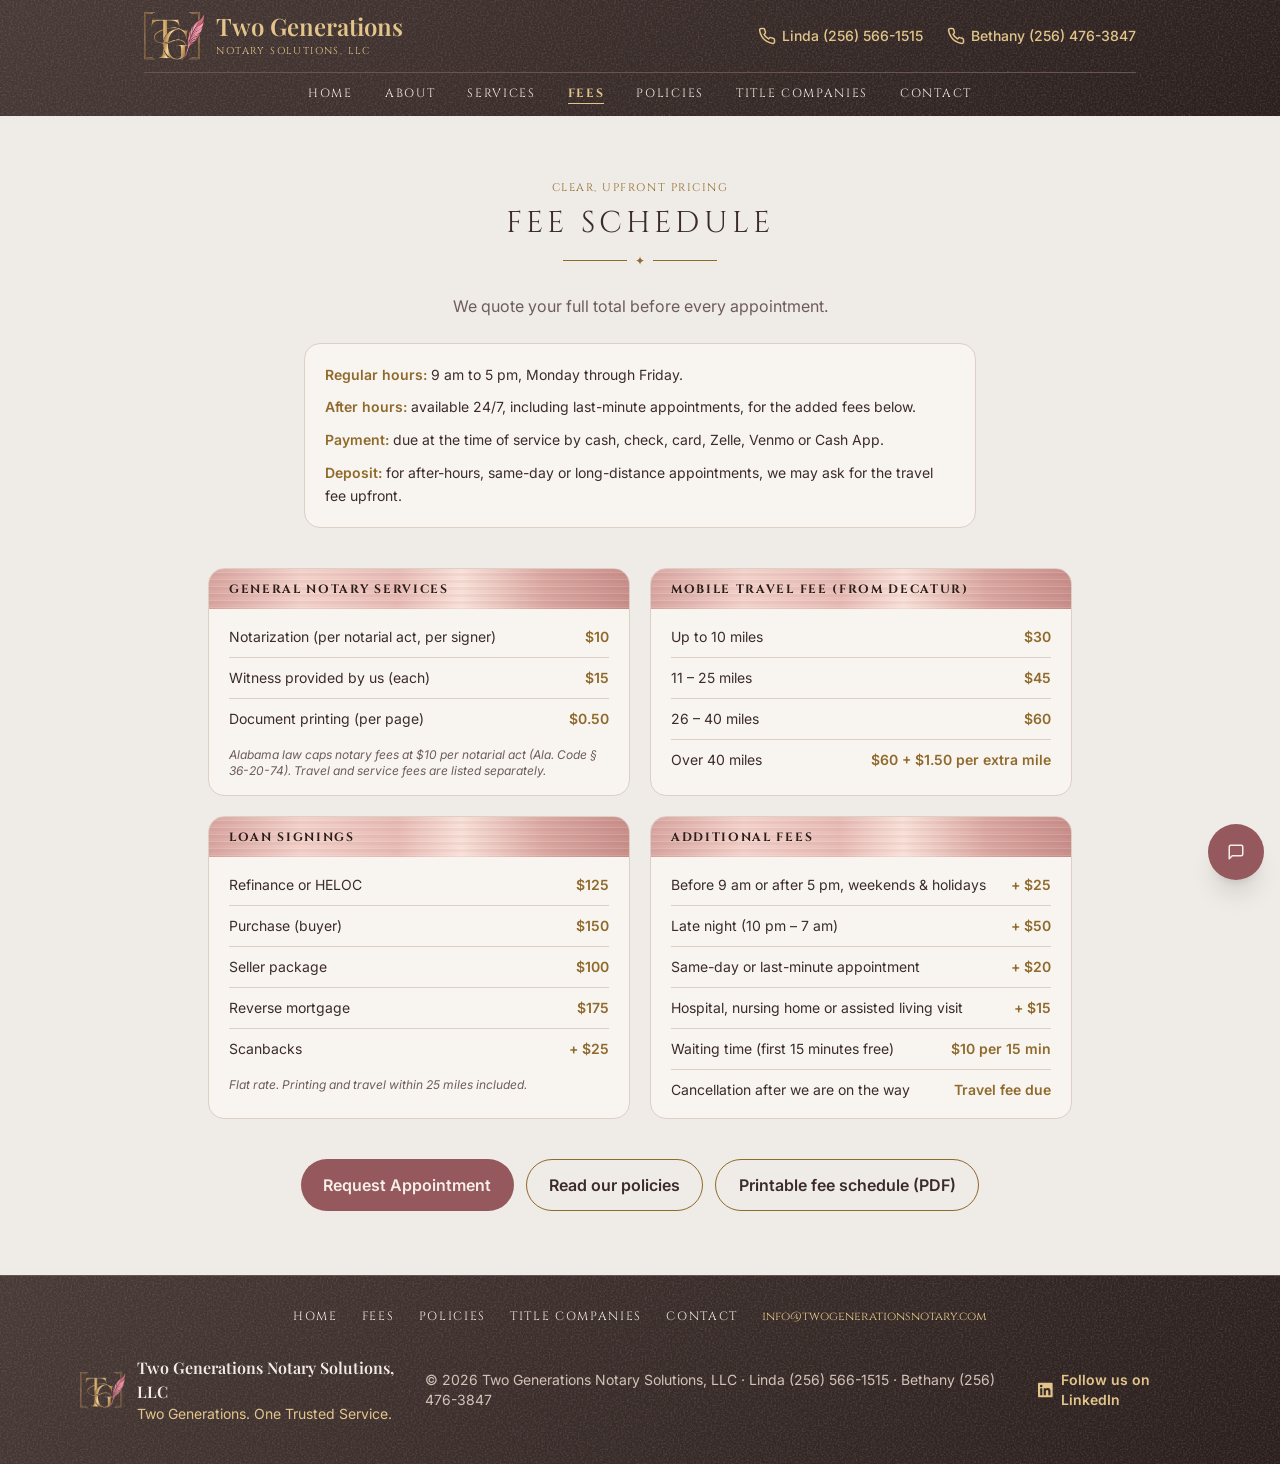
<file: fees/index.html>
<!DOCTYPE html>
<html lang="en" data-page="fees">
<head>
<meta charset="utf-8">
<meta name="viewport" content="width=device-width, initial-scale=1, viewport-fit=cover">
<title>Fees | Mobile Notary Pricing in Decatur, AL | Two Generations Notary Solutions, LLC</title>
<meta name="description" content="Clear, upfront mobile notary pricing: $10 per notarial act, travel fees from $30, loan signings from $100. Regular hours 9 am to 5 pm weekdays, available 24/7 for an added fee.">
<link rel="canonical" href="https://twogenerationsnotary.com/fees/">
<meta property="og:type" content="website">
<meta property="og:site_name" content="Two Generations Notary Solutions, LLC">
<meta property="og:title" content="Fees | Mobile Notary Pricing in Decatur, AL | Two Generations Notary Solutions, LLC">
<meta property="og:description" content="Clear, upfront mobile notary pricing: $10 per notarial act, travel fees from $30, loan signings from $100. Regular hours 9 am to 5 pm weekdays, available 24/7 for an added fee.">
<meta property="og:url" content="https://twogenerationsnotary.com/fees/">
<meta property="og:image" content="https://twogenerationsnotary.com/assets/og.png">
<meta property="og:image:width" content="1200">
<meta property="og:image:height" content="630">
<meta property="og:image:alt" content="Two Generations Notary Solutions, LLC. Two Generations. One Trusted Service.">
<meta name="twitter:card" content="summary_large_image">
<link rel="icon" href="data:image/svg+xml,%3Csvg xmlns='http://www.w3.org/2000/svg' viewBox='0 0 100 100'%3E%3Crect width='100' height='100' rx='20' fill='%233a2b28'/%3E%3Ctext x='50' y='68' font-size='56' text-anchor='middle' fill='%23e3c58b'%3E%E2%9C%A6%3C/text%3E%3C/svg%3E">
<script type="application/ld+json">{"@context":"https://schema.org","@type":"Notary","name":"Two Generations Notary Solutions, LLC","slogan":"Two Generations. One Trusted Service.","url":"https://twogenerationsnotary.com/","image":"https://twogenerationsnotary.com/assets/og.png","logo":"https://twogenerationsnotary.com/assets/logo.webp","email":"info@twogenerationsnotary.com","telephone":"+1-256-476-3847","contactPoint":[{"@type":"ContactPoint","name":"Linda Turner","telephone":"+1-256-566-1515","contactType":"customer service"},{"@type":"ContactPoint","name":"Bethany Dutton","telephone":"+1-256-476-3847","contactType":"customer service"}],"address":{"@type":"PostalAddress","addressLocality":"Decatur","addressRegion":"AL","addressCountry":"US"},"areaServed":["Decatur, AL","Morgan County, AL","Limestone County, AL","Madison County, AL","Lawrence County, AL","North Alabama"],"openingHoursSpecification":[{"@type":"OpeningHoursSpecification","dayOfWeek":["Monday","Tuesday","Wednesday","Thursday","Friday"],"opens":"09:00","closes":"17:00"}],"priceRange":"$$","description":"Mother-daughter mobile notaries and certified loan signing agents who travel to you. Regular hours are 9 am to 5 pm, Monday through Friday; available 24/7 by appointment for an added fee.","founder":[{"@type":"Person","name":"Linda Turner"},{"@type":"Person","name":"Bethany Dutton"}],"sameAs":["https://www.linkedin.com/company/two-generations-notary"]}</script>
<link rel="preconnect" href="https://fonts.googleapis.com">
<link rel="preconnect" href="https://fonts.gstatic.com" crossorigin>
<link href="https://fonts.googleapis.com/css2?family=Playfair+Display:wght@500;600;700&family=Cinzel:wght@500;600;700&family=Cormorant+Garamond:ital,wght@1,500&family=Inter:wght@400;500;600&display=swap" rel="stylesheet">
<link rel="stylesheet" href="/assets/styles.css?v=2693f36a">
<script defer src="/assets/app.js?v=bc8e718a"></script>
</head>
<body>
<div id="root"><link rel="preload" as="image" href="/assets/logo.webp"/><header class="dk leather"><div class="max-w-5xl mx-auto px-4 pt-3 pb-3"><div class="flex items-center justify-between gap-4"><a href="/" class="flex items-center gap-3"><img src="/assets/logo.webp" width="440" height="350" alt="Two Generations Notary Solutions, LLC logo" style="height:48px;width:auto"/><span class="flex flex-col"><span class="serif text-xl sm:text-2xl font-semibold leading-none" style="color:var(--gold)">Two Generations</span><span class="h-cin text-[10px] mt-1.5" style="color:var(--gold)">Notary Solutions, LLC</span></span></a><div class="hidden md:flex gap-6 text-sm font-medium" style="color:var(--gold)"><a href="tel:+12565661515" class="inline-flex items-center gap-1.5 hover:opacity-70"><svg width="18" height="18" viewBox="0 0 24 24" fill="none" stroke="currentColor" stroke-width="2" stroke-linecap="round" stroke-linejoin="round"><path d="M22 16.9v3a2 2 0 0 1-2.2 2 19.8 19.8 0 0 1-8.6-3.1 19.5 19.5 0 0 1-6-6A19.8 19.8 0 0 1 2.1 4.2 2 2 0 0 1 4.1 2h3a2 2 0 0 1 2 1.7c.1 1 .4 1.9.7 2.8a2 2 0 0 1-.5 2.1L8 9.9a16 16 0 0 0 6 6l1.3-1.3a2 2 0 0 1 2.1-.4c.9.3 1.8.6 2.8.7a2 2 0 0 1 1.7 2z"></path></svg>Linda<!-- --> <!-- -->(256) 566-1515</a><a href="tel:+12564763847" class="inline-flex items-center gap-1.5 hover:opacity-70"><svg width="18" height="18" viewBox="0 0 24 24" fill="none" stroke="currentColor" stroke-width="2" stroke-linecap="round" stroke-linejoin="round"><path d="M22 16.9v3a2 2 0 0 1-2.2 2 19.8 19.8 0 0 1-8.6-3.1 19.5 19.5 0 0 1-6-6A19.8 19.8 0 0 1 2.1 4.2 2 2 0 0 1 4.1 2h3a2 2 0 0 1 2 1.7c.1 1 .4 1.9.7 2.8a2 2 0 0 1-.5 2.1L8 9.9a16 16 0 0 0 6 6l1.3-1.3a2 2 0 0 1 2.1-.4c.9.3 1.8.6 2.8.7a2 2 0 0 1 1.7 2z"></path></svg>Bethany<!-- --> <!-- -->(256) 476-3847</a></div></div><nav aria-label="Main" class="border-t flex flex-wrap justify-center gap-x-5 gap-y-2 sm:gap-x-8 h-cin text-[11px] sm:text-xs mt-3 pt-3" style="border-color:var(--line)"><a href="/" class="hover:opacity-70 pb-0.5 border-b " style="border-color:transparent">Home</a><a href="/#about" class="hover:opacity-70 pb-0.5 border-b " style="border-color:transparent">About</a><a href="/#services" class="hover:opacity-70 pb-0.5 border-b " style="border-color:transparent">Services</a><a href="/fees/" aria-current="page" class="hover:opacity-70 pb-0.5 border-b font-bold" style="color:var(--gold);border-color:var(--gold)">Fees</a><a href="/policies/" class="hover:opacity-70 pb-0.5 border-b " style="border-color:transparent">Policies</a><a href="/title-companies/" class="hover:opacity-70 pb-0.5 border-b " style="border-color:transparent">Title Companies</a><a href="/contact/" class="hover:opacity-70 pb-0.5 border-b " style="border-color:transparent">Contact</a></nav></div></header><main><section class="max-w-4xl mx-auto px-4 py-12 md:py-16"><div class="text-center"><p class="h-cin text-[11px]" style="color:var(--gold)">Clear, upfront pricing</p><h1 class="h-cin text-2xl md:text-3xl mt-2">Fee Schedule</h1><div class="flex items-center justify-center gap-2 mt-3 text-xs" style="color:var(--gold)"><span class="h-px w-16" style="background:var(--gold)"></span>✦<span class="h-px w-16" style="background:var(--gold)"></span></div></div><p class="text-center mt-6 max-w-2xl mx-auto leading-relaxed" style="color:var(--muted)">We quote your full total before every appointment.</p><div class="card mt-6 p-5 max-w-2xl mx-auto grid gap-2.5 text-sm leading-relaxed"><p><span class="font-semibold" style="color:var(--gold)">Regular hours:</span> 9 am to 5 pm, Monday through Friday.</p><p><span class="font-semibold" style="color:var(--gold)">After hours:</span> available 24/7, including last-minute appointments, for the added fees below.</p><p><span class="font-semibold" style="color:var(--gold)">Payment:</span> due at the time of service by cash, check, card, Zelle, Venmo or Cash App.</p><p><span class="font-semibold" style="color:var(--gold)">Deposit:</span> for after-hours, same-day or long-distance appointments, we may ask for the travel fee upfront.</p></div><div class="mt-10 grid md:grid-cols-2 gap-5"><div class="card overflow-hidden"><h3 class="h-cin text-xs font-bold px-5 py-3 rosegold" style="color:#2b1d17">General Notary Services</h3><ul class="px-5 py-2"><li class="flex justify-between gap-4 py-2.5 text-sm border-b last:border-0" style="border-color:var(--line)"><span>Notarization (per notarial act, per signer)</span><span class="font-semibold text-right whitespace-nowrap" style="color:var(--gold)">$10</span></li><li class="flex justify-between gap-4 py-2.5 text-sm border-b last:border-0" style="border-color:var(--line)"><span>Witness provided by us (each)</span><span class="font-semibold text-right whitespace-nowrap" style="color:var(--gold)">$15</span></li><li class="flex justify-between gap-4 py-2.5 text-sm border-b last:border-0" style="border-color:var(--line)"><span>Document printing (per page)</span><span class="font-semibold text-right whitespace-nowrap" style="color:var(--gold)">$0.50</span></li></ul><p class="px-5 pb-4 text-xs italic" style="color:var(--muted)">Alabama law caps notary fees at $10 per notarial act (Ala. Code § 36-20-74). Travel and service fees are listed separately.</p></div><div class="card overflow-hidden"><h3 class="h-cin text-xs font-bold px-5 py-3 rosegold" style="color:#2b1d17">Mobile Travel Fee (from Decatur)</h3><ul class="px-5 py-2"><li class="flex justify-between gap-4 py-2.5 text-sm border-b last:border-0" style="border-color:var(--line)"><span>Up to 10 miles</span><span class="font-semibold text-right whitespace-nowrap" style="color:var(--gold)">$30</span></li><li class="flex justify-between gap-4 py-2.5 text-sm border-b last:border-0" style="border-color:var(--line)"><span>11 – 25 miles</span><span class="font-semibold text-right whitespace-nowrap" style="color:var(--gold)">$45</span></li><li class="flex justify-between gap-4 py-2.5 text-sm border-b last:border-0" style="border-color:var(--line)"><span>26 – 40 miles</span><span class="font-semibold text-right whitespace-nowrap" style="color:var(--gold)">$60</span></li><li class="flex justify-between gap-4 py-2.5 text-sm border-b last:border-0" style="border-color:var(--line)"><span>Over 40 miles</span><span class="font-semibold text-right whitespace-nowrap" style="color:var(--gold)">$60 + $1.50 per extra mile</span></li></ul></div><div class="card overflow-hidden"><h3 class="h-cin text-xs font-bold px-5 py-3 rosegold" style="color:#2b1d17">Loan Signings</h3><ul class="px-5 py-2"><li class="flex justify-between gap-4 py-2.5 text-sm border-b last:border-0" style="border-color:var(--line)"><span>Refinance or HELOC</span><span class="font-semibold text-right whitespace-nowrap" style="color:var(--gold)">$125</span></li><li class="flex justify-between gap-4 py-2.5 text-sm border-b last:border-0" style="border-color:var(--line)"><span>Purchase (buyer)</span><span class="font-semibold text-right whitespace-nowrap" style="color:var(--gold)">$150</span></li><li class="flex justify-between gap-4 py-2.5 text-sm border-b last:border-0" style="border-color:var(--line)"><span>Seller package</span><span class="font-semibold text-right whitespace-nowrap" style="color:var(--gold)">$100</span></li><li class="flex justify-between gap-4 py-2.5 text-sm border-b last:border-0" style="border-color:var(--line)"><span>Reverse mortgage</span><span class="font-semibold text-right whitespace-nowrap" style="color:var(--gold)">$175</span></li><li class="flex justify-between gap-4 py-2.5 text-sm border-b last:border-0" style="border-color:var(--line)"><span>Scanbacks</span><span class="font-semibold text-right whitespace-nowrap" style="color:var(--gold)">+ $25</span></li></ul><p class="px-5 pb-4 text-xs italic" style="color:var(--muted)">Flat rate. Printing and travel within 25 miles included.</p></div><div class="card overflow-hidden"><h3 class="h-cin text-xs font-bold px-5 py-3 rosegold" style="color:#2b1d17">Additional Fees</h3><ul class="px-5 py-2"><li class="flex justify-between gap-4 py-2.5 text-sm border-b last:border-0" style="border-color:var(--line)"><span>Before 9 am or after 5 pm, weekends &amp; holidays</span><span class="font-semibold text-right whitespace-nowrap" style="color:var(--gold)">+ $25</span></li><li class="flex justify-between gap-4 py-2.5 text-sm border-b last:border-0" style="border-color:var(--line)"><span>Late night (10 pm – 7 am)</span><span class="font-semibold text-right whitespace-nowrap" style="color:var(--gold)">+ $50</span></li><li class="flex justify-between gap-4 py-2.5 text-sm border-b last:border-0" style="border-color:var(--line)"><span>Same-day or last-minute appointment</span><span class="font-semibold text-right whitespace-nowrap" style="color:var(--gold)">+ $20</span></li><li class="flex justify-between gap-4 py-2.5 text-sm border-b last:border-0" style="border-color:var(--line)"><span>Hospital, nursing home or assisted living visit</span><span class="font-semibold text-right whitespace-nowrap" style="color:var(--gold)">+ $15</span></li><li class="flex justify-between gap-4 py-2.5 text-sm border-b last:border-0" style="border-color:var(--line)"><span>Waiting time (first 15 minutes free)</span><span class="font-semibold text-right whitespace-nowrap" style="color:var(--gold)">$10 per 15 min</span></li><li class="flex justify-between gap-4 py-2.5 text-sm border-b last:border-0" style="border-color:var(--line)"><span>Cancellation after we are on the way</span><span class="font-semibold text-right whitespace-nowrap" style="color:var(--gold)">Travel fee due</span></li></ul></div></div><div class="mt-10 flex flex-wrap justify-center gap-3"><a href="/contact/" class="btn btn-gold">Request Appointment</a><a href="/policies/" class="btn btn-line">Read our policies</a><a href="/assets/fee-schedule.pdf" class="btn btn-line">Printable fee schedule (PDF)</a></div></section></main><footer class="border-t dk leather" style="border-color:var(--line)"><nav aria-label="Footer" class="max-w-6xl mx-auto px-4 pt-8 flex flex-wrap justify-center gap-x-6 gap-y-2 h-cin text-[11px] sm:text-xs"><a href="/" class="hover:opacity-70">Home</a><a href="/fees/" class="hover:opacity-70">Fees</a><a href="/policies/" class="hover:opacity-70">Policies</a><a href="/title-companies/" class="hover:opacity-70">Title Companies</a><a href="/contact/" class="hover:opacity-70">Contact</a><a href="mailto:info@twogenerationsnotary.com" class="hover:opacity-70 normal-case tracking-normal" style="color:var(--gold)">info@twogenerationsnotary.com</a></nav><div class="max-w-6xl mx-auto px-4 py-8 pb-28 md:pb-10 flex flex-col md:flex-row justify-between gap-6 items-center text-center md:text-left"><div class="flex items-center gap-3"><img src="/assets/logo.webp" width="440" height="350" alt="Two Generations Notary Solutions, LLC logo" style="height:36px;width:auto"/><div><p class="serif font-semibold">Two Generations Notary Solutions, LLC</p><p class="text-sm" style="color:var(--gold)">Two Generations. One Trusted Service.</p></div></div><p class="text-sm" style="color:var(--muted)">© 2026 Two Generations Notary Solutions, LLC · Linda (256) 566-1515 · Bethany (256) 476-3847</p><a href="https://www.linkedin.com/company/two-generations-notary" target="_blank" rel="noopener" class="inline-flex items-center gap-2 text-sm font-semibold hover:opacity-70" style="color:var(--gold)"><svg width="16" height="16" viewBox="0 0 24 24" fill="currentColor" aria-hidden="true"><path d="M20.45 20.45h-3.56v-5.57c0-1.33-.02-3.04-1.85-3.04-1.85 0-2.14 1.45-2.14 2.94v5.67H9.34V9h3.42v1.56h.05c.48-.9 1.64-1.85 3.37-1.85 3.6 0 4.27 2.37 4.27 5.46v6.28zM5.34 7.43a2.06 2.06 0 1 1 0-4.13 2.06 2.06 0 0 1 0 4.13zM7.12 20.45H3.56V9h3.56v11.45zM22.22 0H1.77C.79 0 0 .77 0 1.73v20.54C0 23.23.79 24 1.77 24h20.45c.98 0 1.78-.77 1.78-1.73V1.73C24 .77 23.2 0 22.22 0z"></path></svg> Follow us on LinkedIn</a></div></footer><div class="md:hidden fixed bottom-0 inset-x-0 z-30 flex gap-1.5 p-2 border-t" style="background:var(--bg);border-color:var(--line);padding-bottom:calc(env(safe-area-inset-bottom,0px) + .5rem)"><div class="flex gap-1 flex-1 min-w-0"><a href="tel:+12565661515" class="btn btn-esp flex-1 min-w-0 !px-2 !py-2.5 text-sm"><svg width="18" height="18" viewBox="0 0 24 24" fill="none" stroke="currentColor" stroke-width="2" stroke-linecap="round" stroke-linejoin="round"><path d="M22 16.9v3a2 2 0 0 1-2.2 2 19.8 19.8 0 0 1-8.6-3.1 19.5 19.5 0 0 1-6-6A19.8 19.8 0 0 1 2.1 4.2 2 2 0 0 1 4.1 2h3a2 2 0 0 1 2 1.7c.1 1 .4 1.9.7 2.8a2 2 0 0 1-.5 2.1L8 9.9a16 16 0 0 0 6 6l1.3-1.3a2 2 0 0 1 2.1-.4c.9.3 1.8.6 2.8.7a2 2 0 0 1 1.7 2z"></path></svg> <!-- -->Linda</a><a href="sms:+12565661515" aria-label="Text Linda" class="btn btn-gold !px-2.5 !py-2.5"><svg width="18" height="18" viewBox="0 0 24 24" fill="none" stroke="currentColor" stroke-width="2" stroke-linecap="round" stroke-linejoin="round"><path d="M21 15a2 2 0 0 1-2 2H7l-4 4V5a2 2 0 0 1 2-2h14a2 2 0 0 1 2 2z"></path></svg></a></div><div class="flex gap-1 flex-1 min-w-0"><a href="tel:+12564763847" class="btn btn-esp flex-1 min-w-0 !px-2 !py-2.5 text-sm"><svg width="18" height="18" viewBox="0 0 24 24" fill="none" stroke="currentColor" stroke-width="2" stroke-linecap="round" stroke-linejoin="round"><path d="M22 16.9v3a2 2 0 0 1-2.2 2 19.8 19.8 0 0 1-8.6-3.1 19.5 19.5 0 0 1-6-6A19.8 19.8 0 0 1 2.1 4.2 2 2 0 0 1 4.1 2h3a2 2 0 0 1 2 1.7c.1 1 .4 1.9.7 2.8a2 2 0 0 1-.5 2.1L8 9.9a16 16 0 0 0 6 6l1.3-1.3a2 2 0 0 1 2.1-.4c.9.3 1.8.6 2.8.7a2 2 0 0 1 1.7 2z"></path></svg> <!-- -->Bethany</a><a href="sms:+12564763847" aria-label="Text Bethany" class="btn btn-gold !px-2.5 !py-2.5"><svg width="18" height="18" viewBox="0 0 24 24" fill="none" stroke="currentColor" stroke-width="2" stroke-linecap="round" stroke-linejoin="round"><path d="M21 15a2 2 0 0 1-2 2H7l-4 4V5a2 2 0 0 1 2-2h14a2 2 0 0 1 2 2z"></path></svg></a></div><button aria-label="Quick questions" class="btn btn-line !px-3.5 !py-2.5 text-base font-bold">?</button></div><div class="fixed right-3 md:right-4 z-40 bottom-[calc(env(safe-area-inset-bottom,0px)+68px)] md:bottom-5"><button aria-label="Quick questions" class="ml-auto hidden md:flex w-14 h-14 rounded-full items-center justify-center shadow-xl btn-gold"><svg width="18" height="18" viewBox="0 0 24 24" fill="none" stroke="currentColor" stroke-width="2" stroke-linecap="round" stroke-linejoin="round"><path d="M21 15a2 2 0 0 1-2 2H7l-4 4V5a2 2 0 0 1 2-2h14a2 2 0 0 1 2 2z"></path></svg></button></div></div>
</body>
</html>
</file>
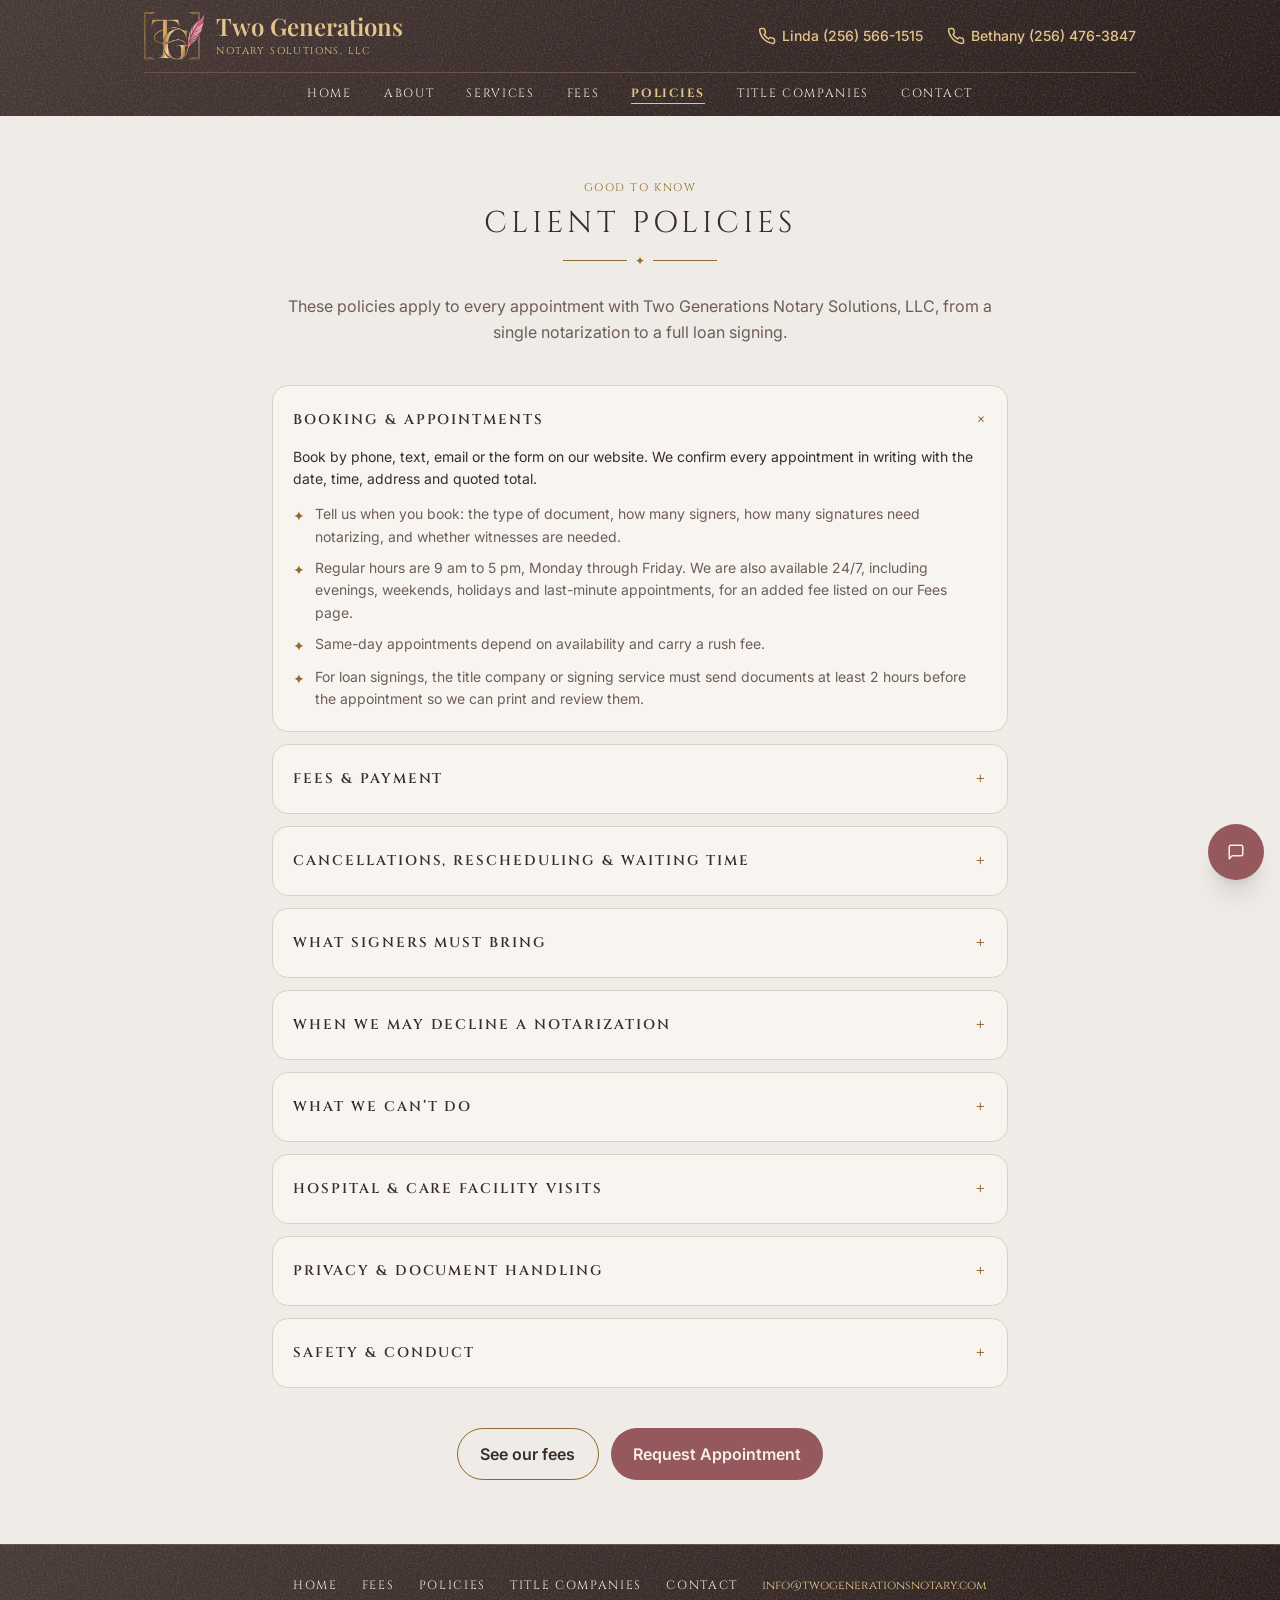
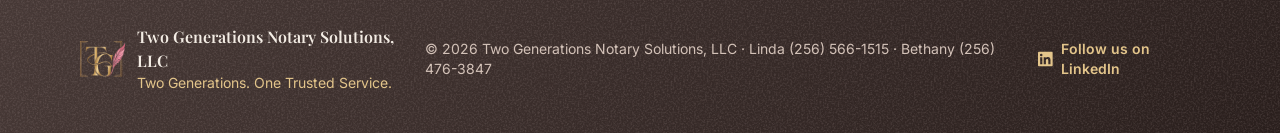
<file: policies/index.html>
<!DOCTYPE html>
<html lang="en" data-page="policies">
<head>
<meta charset="utf-8">
<meta name="viewport" content="width=device-width, initial-scale=1, viewport-fit=cover">
<title>Client Policies | Two Generations Notary Solutions, LLC</title>
<meta name="description" content="Booking, payment, deposits, cancellations, ID requirements, privacy and safety policies for every Two Generations Notary appointment.">
<link rel="canonical" href="https://twogenerationsnotary.com/policies/">
<meta property="og:type" content="website">
<meta property="og:site_name" content="Two Generations Notary Solutions, LLC">
<meta property="og:title" content="Client Policies | Two Generations Notary Solutions, LLC">
<meta property="og:description" content="Booking, payment, deposits, cancellations, ID requirements, privacy and safety policies for every Two Generations Notary appointment.">
<meta property="og:url" content="https://twogenerationsnotary.com/policies/">
<meta property="og:image" content="https://twogenerationsnotary.com/assets/og.png">
<meta property="og:image:width" content="1200">
<meta property="og:image:height" content="630">
<meta property="og:image:alt" content="Two Generations Notary Solutions, LLC. Two Generations. One Trusted Service.">
<meta name="twitter:card" content="summary_large_image">
<link rel="icon" href="data:image/svg+xml,%3Csvg xmlns='http://www.w3.org/2000/svg' viewBox='0 0 100 100'%3E%3Crect width='100' height='100' rx='20' fill='%233a2b28'/%3E%3Ctext x='50' y='68' font-size='56' text-anchor='middle' fill='%23e3c58b'%3E%E2%9C%A6%3C/text%3E%3C/svg%3E">
<script type="application/ld+json">{"@context":"https://schema.org","@type":"Notary","name":"Two Generations Notary Solutions, LLC","slogan":"Two Generations. One Trusted Service.","url":"https://twogenerationsnotary.com/","image":"https://twogenerationsnotary.com/assets/og.png","logo":"https://twogenerationsnotary.com/assets/logo.webp","email":"info@twogenerationsnotary.com","telephone":"+1-256-476-3847","contactPoint":[{"@type":"ContactPoint","name":"Linda Turner","telephone":"+1-256-566-1515","contactType":"customer service"},{"@type":"ContactPoint","name":"Bethany Dutton","telephone":"+1-256-476-3847","contactType":"customer service"}],"address":{"@type":"PostalAddress","addressLocality":"Decatur","addressRegion":"AL","addressCountry":"US"},"areaServed":["Decatur, AL","Morgan County, AL","Limestone County, AL","Madison County, AL","Lawrence County, AL","North Alabama"],"openingHoursSpecification":[{"@type":"OpeningHoursSpecification","dayOfWeek":["Monday","Tuesday","Wednesday","Thursday","Friday"],"opens":"09:00","closes":"17:00"}],"priceRange":"$$","description":"Mother-daughter mobile notaries and certified loan signing agents who travel to you. Regular hours are 9 am to 5 pm, Monday through Friday; available 24/7 by appointment for an added fee.","founder":[{"@type":"Person","name":"Linda Turner"},{"@type":"Person","name":"Bethany Dutton"}],"sameAs":["https://www.linkedin.com/company/two-generations-notary"]}</script>
<link rel="preconnect" href="https://fonts.googleapis.com">
<link rel="preconnect" href="https://fonts.gstatic.com" crossorigin>
<link href="https://fonts.googleapis.com/css2?family=Playfair+Display:wght@500;600;700&family=Cinzel:wght@500;600;700&family=Cormorant+Garamond:ital,wght@1,500&family=Inter:wght@400;500;600&display=swap" rel="stylesheet">
<link rel="stylesheet" href="/assets/styles.css?v=2693f36a">
<script defer src="/assets/app.js?v=bc8e718a"></script>
</head>
<body>
<div id="root"><link rel="preload" as="image" href="/assets/logo.webp"/><header class="dk leather"><div class="max-w-5xl mx-auto px-4 pt-3 pb-3"><div class="flex items-center justify-between gap-4"><a href="/" class="flex items-center gap-3"><img src="/assets/logo.webp" width="440" height="350" alt="Two Generations Notary Solutions, LLC logo" style="height:48px;width:auto"/><span class="flex flex-col"><span class="serif text-xl sm:text-2xl font-semibold leading-none" style="color:var(--gold)">Two Generations</span><span class="h-cin text-[10px] mt-1.5" style="color:var(--gold)">Notary Solutions, LLC</span></span></a><div class="hidden md:flex gap-6 text-sm font-medium" style="color:var(--gold)"><a href="tel:+12565661515" class="inline-flex items-center gap-1.5 hover:opacity-70"><svg width="18" height="18" viewBox="0 0 24 24" fill="none" stroke="currentColor" stroke-width="2" stroke-linecap="round" stroke-linejoin="round"><path d="M22 16.9v3a2 2 0 0 1-2.2 2 19.8 19.8 0 0 1-8.6-3.1 19.5 19.5 0 0 1-6-6A19.8 19.8 0 0 1 2.1 4.2 2 2 0 0 1 4.1 2h3a2 2 0 0 1 2 1.7c.1 1 .4 1.9.7 2.8a2 2 0 0 1-.5 2.1L8 9.9a16 16 0 0 0 6 6l1.3-1.3a2 2 0 0 1 2.1-.4c.9.3 1.8.6 2.8.7a2 2 0 0 1 1.7 2z"></path></svg>Linda<!-- --> <!-- -->(256) 566-1515</a><a href="tel:+12564763847" class="inline-flex items-center gap-1.5 hover:opacity-70"><svg width="18" height="18" viewBox="0 0 24 24" fill="none" stroke="currentColor" stroke-width="2" stroke-linecap="round" stroke-linejoin="round"><path d="M22 16.9v3a2 2 0 0 1-2.2 2 19.8 19.8 0 0 1-8.6-3.1 19.5 19.5 0 0 1-6-6A19.8 19.8 0 0 1 2.1 4.2 2 2 0 0 1 4.1 2h3a2 2 0 0 1 2 1.7c.1 1 .4 1.9.7 2.8a2 2 0 0 1-.5 2.1L8 9.9a16 16 0 0 0 6 6l1.3-1.3a2 2 0 0 1 2.1-.4c.9.3 1.8.6 2.8.7a2 2 0 0 1 1.7 2z"></path></svg>Bethany<!-- --> <!-- -->(256) 476-3847</a></div></div><nav aria-label="Main" class="border-t flex flex-wrap justify-center gap-x-5 gap-y-2 sm:gap-x-8 h-cin text-[11px] sm:text-xs mt-3 pt-3" style="border-color:var(--line)"><a href="/" class="hover:opacity-70 pb-0.5 border-b " style="border-color:transparent">Home</a><a href="/#about" class="hover:opacity-70 pb-0.5 border-b " style="border-color:transparent">About</a><a href="/#services" class="hover:opacity-70 pb-0.5 border-b " style="border-color:transparent">Services</a><a href="/fees/" class="hover:opacity-70 pb-0.5 border-b " style="border-color:transparent">Fees</a><a href="/policies/" aria-current="page" class="hover:opacity-70 pb-0.5 border-b font-bold" style="color:var(--gold);border-color:var(--gold)">Policies</a><a href="/title-companies/" class="hover:opacity-70 pb-0.5 border-b " style="border-color:transparent">Title Companies</a><a href="/contact/" class="hover:opacity-70 pb-0.5 border-b " style="border-color:transparent">Contact</a></nav></div></header><main><section class="max-w-3xl mx-auto px-4 py-12 md:py-16"><div class="text-center"><p class="h-cin text-[11px]" style="color:var(--gold)">Good to know</p><h1 class="h-cin text-2xl md:text-3xl mt-2">Client Policies</h1><div class="flex items-center justify-center gap-2 mt-3 text-xs" style="color:var(--gold)"><span class="h-px w-16" style="background:var(--gold)"></span>✦<span class="h-px w-16" style="background:var(--gold)"></span></div></div><p class="text-center mt-6 leading-relaxed" style="color:var(--muted)">These policies apply to every appointment with Two Generations Notary Solutions, LLC, from a single notarization to a full loan signing.</p><div class="mt-10 grid gap-3"><details class="card p-5 group" open=""><summary class="h-cin text-sm font-semibold cursor-pointer flex justify-between items-center list-none">Booking &amp; appointments<span class="text-lg transition group-open:rotate-45" style="color:var(--gold)">+</span></summary><p class="mt-3 text-sm leading-relaxed">Book by phone, text, email or the form on our website. We confirm every appointment in writing with the date, time, address and quoted total.</p><ul class="mt-3 grid gap-2"><li class="flex gap-2.5 text-sm leading-relaxed" style="color:var(--muted)"><span class="mt-0.5" style="color:var(--gold)">✦</span><span>Tell us when you book: the type of document, how many signers, how many signatures need notarizing, and whether witnesses are needed.</span></li><li class="flex gap-2.5 text-sm leading-relaxed" style="color:var(--muted)"><span class="mt-0.5" style="color:var(--gold)">✦</span><span>Regular hours are 9 am to 5 pm, Monday through Friday. We are also available 24/7, including evenings, weekends, holidays and last-minute appointments, for an added fee listed on our Fees page.</span></li><li class="flex gap-2.5 text-sm leading-relaxed" style="color:var(--muted)"><span class="mt-0.5" style="color:var(--gold)">✦</span><span>Same-day appointments depend on availability and carry a rush fee.</span></li><li class="flex gap-2.5 text-sm leading-relaxed" style="color:var(--muted)"><span class="mt-0.5" style="color:var(--gold)">✦</span><span>For loan signings, the title company or signing service must send documents at least 2 hours before the appointment so we can print and review them.</span></li></ul></details><details class="card p-5 group"><summary class="h-cin text-sm font-semibold cursor-pointer flex justify-between items-center list-none">Fees &amp; payment<span class="text-lg transition group-open:rotate-45" style="color:var(--gold)">+</span></summary><p class="mt-3 text-sm leading-relaxed">Payment is due at the time of service. We accept cash, check, card, Zelle, Venmo and Cash App.</p><ul class="mt-3 grid gap-2"><li class="flex gap-2.5 text-sm leading-relaxed" style="color:var(--muted)"><span class="mt-0.5" style="color:var(--gold)">✦</span><span>Notary fees are $10 per notarial act, the most Alabama law allows. Travel and service fees are separate and always shown on their own line.</span></li><li class="flex gap-2.5 text-sm leading-relaxed" style="color:var(--muted)"><span class="mt-0.5" style="color:var(--gold)">✦</span><span>We quote the full total before the appointment, and the price does not change unless the job changes (more signers, more stamps, longer wait).</span></li><li class="flex gap-2.5 text-sm leading-relaxed" style="color:var(--muted)"><span class="mt-0.5" style="color:var(--gold)">✦</span><span>Title companies and signing services are invoiced and pay on the terms agreed when they book.</span></li><li class="flex gap-2.5 text-sm leading-relaxed" style="color:var(--muted)"><span class="mt-0.5" style="color:var(--gold)">✦</span><span>For after-hours, same-day or long-distance appointments, we may ask for the travel fee upfront by payment link. This deposit is applied to your final total and is non-refundable once we are on the way.</span></li><li class="flex gap-2.5 text-sm leading-relaxed" style="color:var(--muted)"><span class="mt-0.5" style="color:var(--gold)">✦</span><span>Returned checks carry a $25 fee.</span></li></ul></details><details class="card p-5 group"><summary class="h-cin text-sm font-semibold cursor-pointer flex justify-between items-center list-none">Cancellations, rescheduling &amp; waiting time<span class="text-lg transition group-open:rotate-45" style="color:var(--gold)">+</span></summary><p class="mt-3 text-sm leading-relaxed">You can cancel or reschedule for free any time before we leave for your appointment. Once we are on the way, the travel fee is due.</p><ul class="mt-3 grid gap-2"><li class="flex gap-2.5 text-sm leading-relaxed" style="color:var(--muted)"><span class="mt-0.5" style="color:var(--gold)">✦</span><span>Rescheduling is free with at least 2 hours’ notice.</span></li><li class="flex gap-2.5 text-sm leading-relaxed" style="color:var(--muted)"><span class="mt-0.5" style="color:var(--gold)">✦</span><span>If no signer is there when we arrive, or the signing can’t go ahead because of missing ID or documents, the travel fee is due.</span></li><li class="flex gap-2.5 text-sm leading-relaxed" style="color:var(--muted)"><span class="mt-0.5" style="color:var(--gold)">✦</span><span>The first 15 minutes of waiting are free. After that, waiting time is $10 per 15 minutes.</span></li><li class="flex gap-2.5 text-sm leading-relaxed" style="color:var(--muted)"><span class="mt-0.5" style="color:var(--gold)">✦</span><span>If we are running late, we will call or text you before your appointment time.</span></li></ul></details><details class="card p-5 group"><summary class="h-cin text-sm font-semibold cursor-pointer flex justify-between items-center list-none">What signers must bring<span class="text-lg transition group-open:rotate-45" style="color:var(--gold)">+</span></summary><p class="mt-3 text-sm leading-relaxed">Every signer must be present in person with a current, government-issued photo ID.</p><ul class="mt-3 grid gap-2"><li class="flex gap-2.5 text-sm leading-relaxed" style="color:var(--muted)"><span class="mt-0.5" style="color:var(--gold)">✦</span><span>Accepted ID includes a driver’s license, state ID card, passport or military ID. The name on the ID must match the name on the document.</span></li><li class="flex gap-2.5 text-sm leading-relaxed" style="color:var(--muted)"><span class="mt-0.5" style="color:var(--gold)">✦</span><span>Leave documents unsigned until we are there, since we must watch you sign. Fill in all blanks before the appointment.</span></li><li class="flex gap-2.5 text-sm leading-relaxed" style="color:var(--muted)"><span class="mt-0.5" style="color:var(--gold)">✦</span><span>If your document needs witnesses, tell us when you book. You can bring your own, or we can provide one for $15 each.</span></li><li class="flex gap-2.5 text-sm leading-relaxed" style="color:var(--muted)"><span class="mt-0.5" style="color:var(--gold)">✦</span><span>If a signer has no valid ID, call us before booking so we can talk through options.</span></li></ul></details><details class="card p-5 group"><summary class="h-cin text-sm font-semibold cursor-pointer flex justify-between items-center list-none">When we may decline a notarization<span class="text-lg transition group-open:rotate-45" style="color:var(--gold)">+</span></summary><p class="mt-3 text-sm leading-relaxed">We will not notarize if anything about the signing raises a legal or ethical concern. When that happens, fees already earned (such as travel) are still due.</p><ul class="mt-3 grid gap-2"><li class="flex gap-2.5 text-sm leading-relaxed" style="color:var(--muted)"><span class="mt-0.5" style="color:var(--gold)">✦</span><span>The signer can’t be identified, or the ID is expired, damaged or doesn’t match.</span></li><li class="flex gap-2.5 text-sm leading-relaxed" style="color:var(--muted)"><span class="mt-0.5" style="color:var(--gold)">✦</span><span>The signer seems confused, unaware of what they are signing, or pressured by someone else.</span></li><li class="flex gap-2.5 text-sm leading-relaxed" style="color:var(--muted)"><span class="mt-0.5" style="color:var(--gold)">✦</span><span>The document is incomplete, has blank spaces, or appears altered.</span></li><li class="flex gap-2.5 text-sm leading-relaxed" style="color:var(--muted)"><span class="mt-0.5" style="color:var(--gold)">✦</span><span>The signer is not physically present.</span></li><li class="flex gap-2.5 text-sm leading-relaxed" style="color:var(--muted)"><span class="mt-0.5" style="color:var(--gold)">✦</span><span>We are asked to backdate, change a date, or notarize a signature we did not see.</span></li></ul></details><details class="card p-5 group"><summary class="h-cin text-sm font-semibold cursor-pointer flex justify-between items-center list-none">What we can’t do<span class="text-lg transition group-open:rotate-45" style="color:var(--gold)">+</span></summary><p class="mt-3 text-sm leading-relaxed">We are notaries, not attorneys, so we cannot give legal advice or tell you what to sign.</p><ul class="mt-3 grid gap-2"><li class="flex gap-2.5 text-sm leading-relaxed" style="color:var(--muted)"><span class="mt-0.5" style="color:var(--gold)">✦</span><span>We can’t explain what a document means legally, choose which form you need, or fill out legal documents for you.</span></li><li class="flex gap-2.5 text-sm leading-relaxed" style="color:var(--muted)"><span class="mt-0.5" style="color:var(--gold)">✦</span><span>We can’t choose the type of notarial certificate for you. If your document has none, you must tell us which one you need.</span></li><li class="flex gap-2.5 text-sm leading-relaxed" style="color:var(--muted)"><span class="mt-0.5" style="color:var(--gold)">✦</span><span>We don’t notarize our own signatures, each other’s, or a family member’s, or any document we have a personal or financial interest in.</span></li><li class="flex gap-2.5 text-sm leading-relaxed" style="color:var(--muted)"><span class="mt-0.5" style="color:var(--gold)">✦</span><span>During loan signings we can point out where to sign and date, but loan terms and rates are questions for your lender.</span></li></ul></details><details class="card p-5 group"><summary class="h-cin text-sm font-semibold cursor-pointer flex justify-between items-center list-none">Hospital &amp; care facility visits<span class="text-lg transition group-open:rotate-45" style="color:var(--gold)">+</span></summary><p class="mt-3 text-sm leading-relaxed">We gladly come to hospitals, nursing homes, assisted living and private homes for signers who can’t travel. These visits carry a $15 added fee.</p><ul class="mt-3 grid gap-2"><li class="flex gap-2.5 text-sm leading-relaxed" style="color:var(--muted)"><span class="mt-0.5" style="color:var(--gold)">✦</span><span>Before we come, please check the facility’s visiting rules and let staff know we are coming.</span></li><li class="flex gap-2.5 text-sm leading-relaxed" style="color:var(--muted)"><span class="mt-0.5" style="color:var(--gold)">✦</span><span>The signer must be awake, able to communicate, and understand what they are signing. If they can’t, we will reschedule rather than notarize.</span></li><li class="flex gap-2.5 text-sm leading-relaxed" style="color:var(--muted)"><span class="mt-0.5" style="color:var(--gold)">✦</span><span>The signer must still have valid ID. If it has expired, call us first.</span></li><li class="flex gap-2.5 text-sm leading-relaxed" style="color:var(--muted)"><span class="mt-0.5" style="color:var(--gold)">✦</span><span>We serve as notaries only during these visits and do not give medical opinions.</span></li></ul></details><details class="card p-5 group"><summary class="h-cin text-sm font-semibold cursor-pointer flex justify-between items-center list-none">Privacy &amp; document handling<span class="text-lg transition group-open:rotate-45" style="color:var(--gold)">+</span></summary><p class="mt-3 text-sm leading-relaxed">What you share with us stays confidential. We never sell or share your personal information.</p><ul class="mt-3 grid gap-2"><li class="flex gap-2.5 text-sm leading-relaxed" style="color:var(--muted)"><span class="mt-0.5" style="color:var(--gold)">✦</span><span>We don’t keep copies of your documents after the appointment, except as a title company or signing service requires.</span></li><li class="flex gap-2.5 text-sm leading-relaxed" style="color:var(--muted)"><span class="mt-0.5" style="color:var(--gold)">✦</span><span>Loan documents we print are delivered as instructed, or shredded if left over.</span></li><li class="flex gap-2.5 text-sm leading-relaxed" style="color:var(--muted)"><span class="mt-0.5" style="color:var(--gold)">✦</span><span>Emails and files you send us are deleted once they are no longer needed for the job.</span></li></ul></details><details class="card p-5 group"><summary class="h-cin text-sm font-semibold cursor-pointer flex justify-between items-center list-none">Safety &amp; conduct<span class="text-lg transition group-open:rotate-45" style="color:var(--gold)">+</span></summary><p class="mt-3 text-sm leading-relaxed">We want every appointment to be safe and respectful for everyone.</p><ul class="mt-3 grid gap-2"><li class="flex gap-2.5 text-sm leading-relaxed" style="color:var(--muted)"><span class="mt-0.5" style="color:var(--gold)">✦</span><span>We may end an appointment if we feel unsafe or if anyone is abusive. Fees earned up to that point are still due.</span></li><li class="flex gap-2.5 text-sm leading-relaxed" style="color:var(--muted)"><span class="mt-0.5" style="color:var(--gold)">✦</span><span>Please secure pets before we arrive.</span></li><li class="flex gap-2.5 text-sm leading-relaxed" style="color:var(--muted)"><span class="mt-0.5" style="color:var(--gold)">✦</span><span>If you prefer, we can meet at a public place, such as a library or coffee shop.</span></li></ul></details></div><div class="mt-10 flex flex-wrap justify-center gap-3"><a href="/fees/" class="btn btn-line">See our fees</a><a href="/contact/" class="btn btn-gold">Request Appointment</a></div></section></main><footer class="border-t dk leather" style="border-color:var(--line)"><nav aria-label="Footer" class="max-w-6xl mx-auto px-4 pt-8 flex flex-wrap justify-center gap-x-6 gap-y-2 h-cin text-[11px] sm:text-xs"><a href="/" class="hover:opacity-70">Home</a><a href="/fees/" class="hover:opacity-70">Fees</a><a href="/policies/" class="hover:opacity-70">Policies</a><a href="/title-companies/" class="hover:opacity-70">Title Companies</a><a href="/contact/" class="hover:opacity-70">Contact</a><a href="mailto:info@twogenerationsnotary.com" class="hover:opacity-70 normal-case tracking-normal" style="color:var(--gold)">info@twogenerationsnotary.com</a></nav><div class="max-w-6xl mx-auto px-4 py-8 pb-28 md:pb-10 flex flex-col md:flex-row justify-between gap-6 items-center text-center md:text-left"><div class="flex items-center gap-3"><img src="/assets/logo.webp" width="440" height="350" alt="Two Generations Notary Solutions, LLC logo" style="height:36px;width:auto"/><div><p class="serif font-semibold">Two Generations Notary Solutions, LLC</p><p class="text-sm" style="color:var(--gold)">Two Generations. One Trusted Service.</p></div></div><p class="text-sm" style="color:var(--muted)">© 2026 Two Generations Notary Solutions, LLC · Linda (256) 566-1515 · Bethany (256) 476-3847</p><a href="https://www.linkedin.com/company/two-generations-notary" target="_blank" rel="noopener" class="inline-flex items-center gap-2 text-sm font-semibold hover:opacity-70" style="color:var(--gold)"><svg width="16" height="16" viewBox="0 0 24 24" fill="currentColor" aria-hidden="true"><path d="M20.45 20.45h-3.56v-5.57c0-1.33-.02-3.04-1.85-3.04-1.85 0-2.14 1.45-2.14 2.94v5.67H9.34V9h3.42v1.56h.05c.48-.9 1.64-1.85 3.37-1.85 3.6 0 4.27 2.37 4.27 5.46v6.28zM5.34 7.43a2.06 2.06 0 1 1 0-4.13 2.06 2.06 0 0 1 0 4.13zM7.12 20.45H3.56V9h3.56v11.45zM22.22 0H1.77C.79 0 0 .77 0 1.73v20.54C0 23.23.79 24 1.77 24h20.45c.98 0 1.78-.77 1.78-1.73V1.73C24 .77 23.2 0 22.22 0z"></path></svg> Follow us on LinkedIn</a></div></footer><div class="md:hidden fixed bottom-0 inset-x-0 z-30 flex gap-1.5 p-2 border-t" style="background:var(--bg);border-color:var(--line);padding-bottom:calc(env(safe-area-inset-bottom,0px) + .5rem)"><div class="flex gap-1 flex-1 min-w-0"><a href="tel:+12565661515" class="btn btn-esp flex-1 min-w-0 !px-2 !py-2.5 text-sm"><svg width="18" height="18" viewBox="0 0 24 24" fill="none" stroke="currentColor" stroke-width="2" stroke-linecap="round" stroke-linejoin="round"><path d="M22 16.9v3a2 2 0 0 1-2.2 2 19.8 19.8 0 0 1-8.6-3.1 19.5 19.5 0 0 1-6-6A19.8 19.8 0 0 1 2.1 4.2 2 2 0 0 1 4.1 2h3a2 2 0 0 1 2 1.7c.1 1 .4 1.9.7 2.8a2 2 0 0 1-.5 2.1L8 9.9a16 16 0 0 0 6 6l1.3-1.3a2 2 0 0 1 2.1-.4c.9.3 1.8.6 2.8.7a2 2 0 0 1 1.7 2z"></path></svg> <!-- -->Linda</a><a href="sms:+12565661515" aria-label="Text Linda" class="btn btn-gold !px-2.5 !py-2.5"><svg width="18" height="18" viewBox="0 0 24 24" fill="none" stroke="currentColor" stroke-width="2" stroke-linecap="round" stroke-linejoin="round"><path d="M21 15a2 2 0 0 1-2 2H7l-4 4V5a2 2 0 0 1 2-2h14a2 2 0 0 1 2 2z"></path></svg></a></div><div class="flex gap-1 flex-1 min-w-0"><a href="tel:+12564763847" class="btn btn-esp flex-1 min-w-0 !px-2 !py-2.5 text-sm"><svg width="18" height="18" viewBox="0 0 24 24" fill="none" stroke="currentColor" stroke-width="2" stroke-linecap="round" stroke-linejoin="round"><path d="M22 16.9v3a2 2 0 0 1-2.2 2 19.8 19.8 0 0 1-8.6-3.1 19.5 19.5 0 0 1-6-6A19.8 19.8 0 0 1 2.1 4.2 2 2 0 0 1 4.1 2h3a2 2 0 0 1 2 1.7c.1 1 .4 1.9.7 2.8a2 2 0 0 1-.5 2.1L8 9.9a16 16 0 0 0 6 6l1.3-1.3a2 2 0 0 1 2.1-.4c.9.3 1.8.6 2.8.7a2 2 0 0 1 1.7 2z"></path></svg> <!-- -->Bethany</a><a href="sms:+12564763847" aria-label="Text Bethany" class="btn btn-gold !px-2.5 !py-2.5"><svg width="18" height="18" viewBox="0 0 24 24" fill="none" stroke="currentColor" stroke-width="2" stroke-linecap="round" stroke-linejoin="round"><path d="M21 15a2 2 0 0 1-2 2H7l-4 4V5a2 2 0 0 1 2-2h14a2 2 0 0 1 2 2z"></path></svg></a></div><button aria-label="Quick questions" class="btn btn-line !px-3.5 !py-2.5 text-base font-bold">?</button></div><div class="fixed right-3 md:right-4 z-40 bottom-[calc(env(safe-area-inset-bottom,0px)+68px)] md:bottom-5"><button aria-label="Quick questions" class="ml-auto hidden md:flex w-14 h-14 rounded-full items-center justify-center shadow-xl btn-gold"><svg width="18" height="18" viewBox="0 0 24 24" fill="none" stroke="currentColor" stroke-width="2" stroke-linecap="round" stroke-linejoin="round"><path d="M21 15a2 2 0 0 1-2 2H7l-4 4V5a2 2 0 0 1 2-2h14a2 2 0 0 1 2 2z"></path></svg></button></div></div>
</body>
</html>
</file>
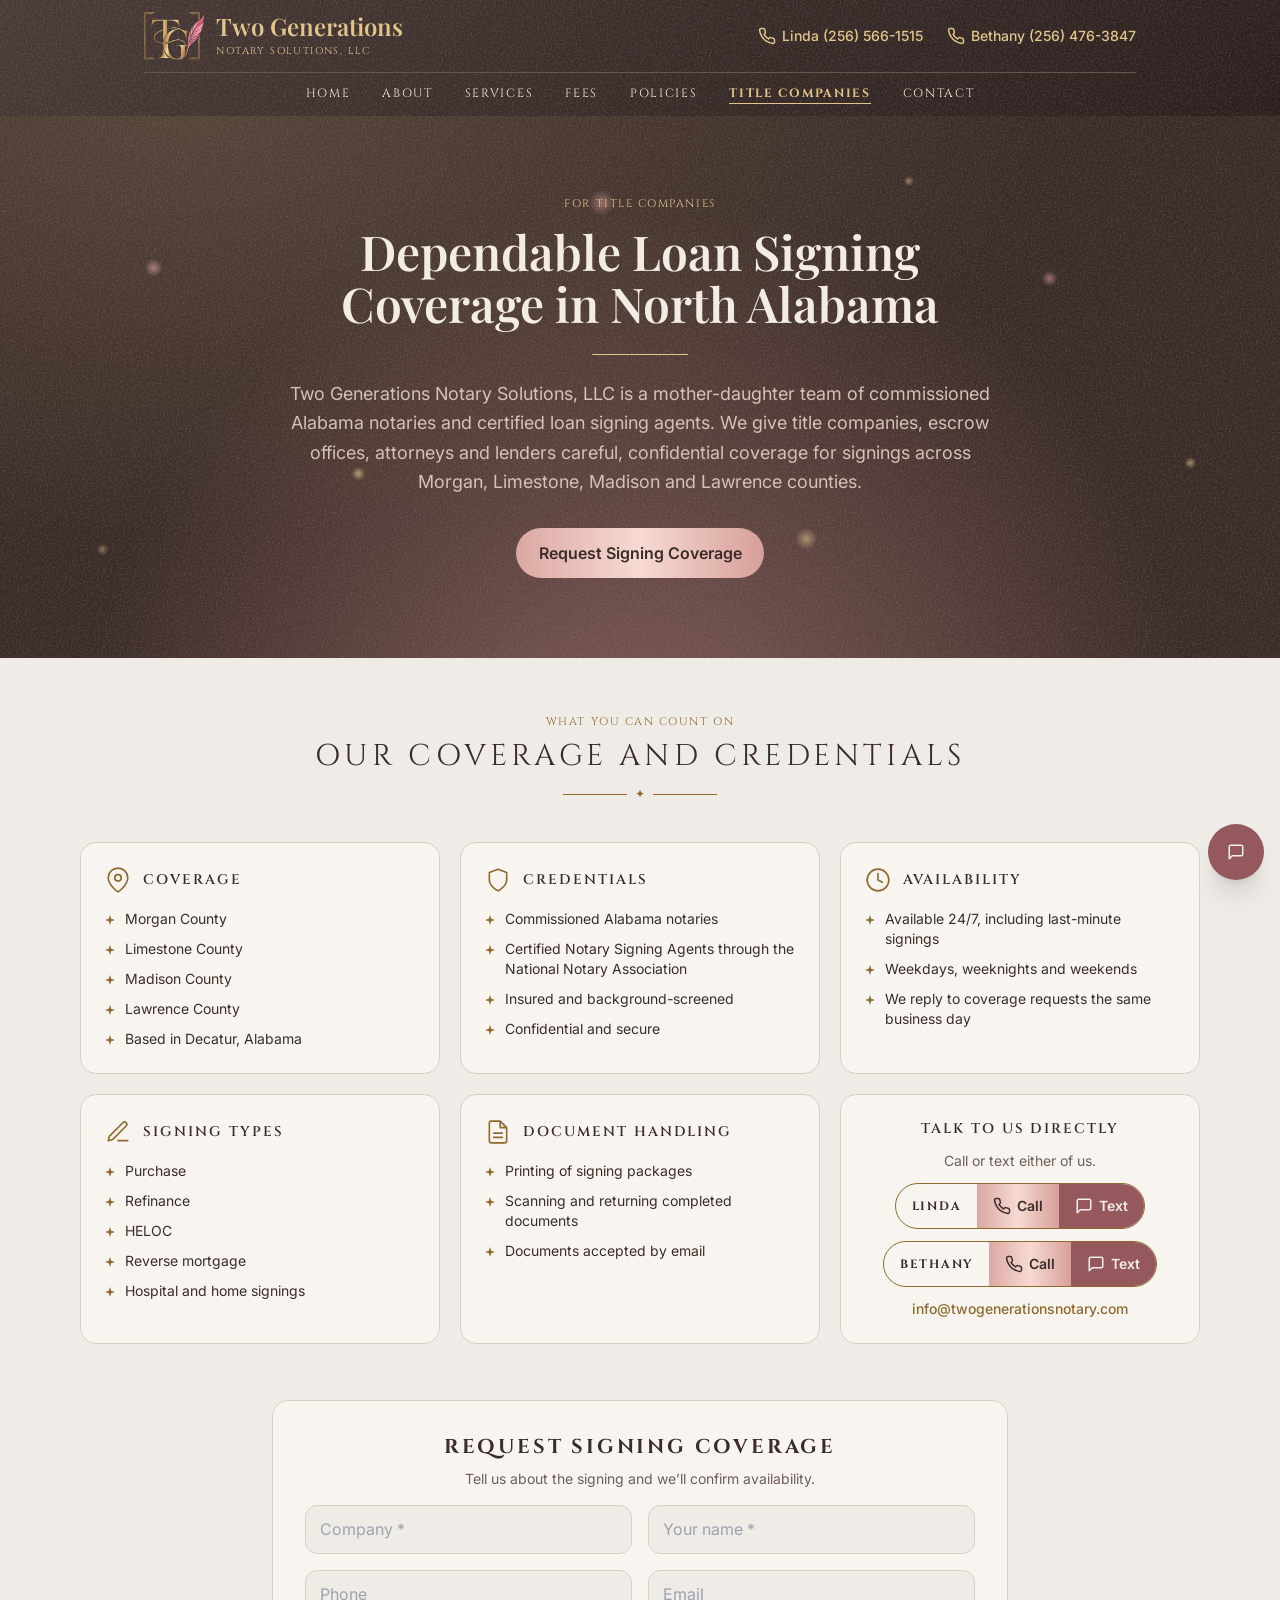
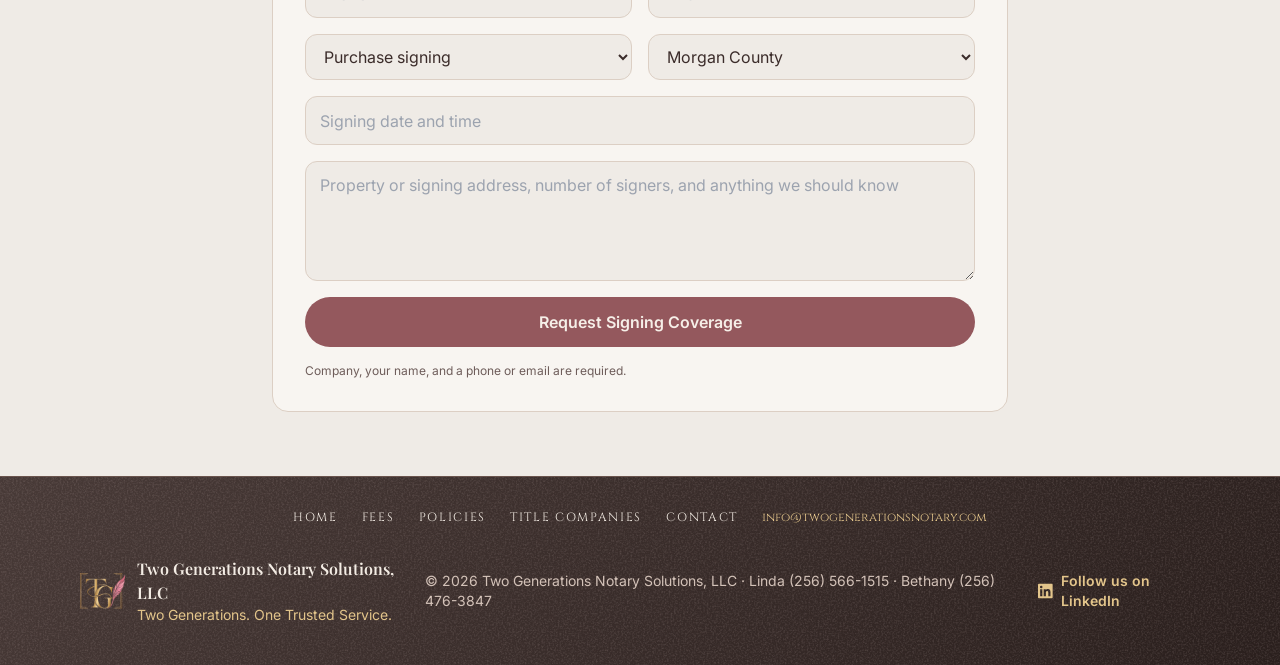
<file: title-companies/index.html>
<!DOCTYPE html>
<html lang="en" data-page="title">
<head>
<meta charset="utf-8">
<meta name="viewport" content="width=device-width, initial-scale=1, viewport-fit=cover">
<title>Loan Signing Coverage for Title Companies in North Alabama | Two Generations Notary Solutions, LLC</title>
<meta name="description" content="Two NNA-certified, insured and background-screened signing agents covering Morgan, Limestone, Madison and Lawrence counties. Request signing coverage.">
<link rel="canonical" href="https://twogenerationsnotary.com/title-companies/">
<meta property="og:type" content="website">
<meta property="og:site_name" content="Two Generations Notary Solutions, LLC">
<meta property="og:title" content="Loan Signing Coverage for Title Companies in North Alabama | Two Generations Notary Solutions, LLC">
<meta property="og:description" content="Two NNA-certified, insured and background-screened signing agents covering Morgan, Limestone, Madison and Lawrence counties. Request signing coverage.">
<meta property="og:url" content="https://twogenerationsnotary.com/title-companies/">
<meta property="og:image" content="https://twogenerationsnotary.com/assets/og.png">
<meta property="og:image:width" content="1200">
<meta property="og:image:height" content="630">
<meta property="og:image:alt" content="Two Generations Notary Solutions, LLC. Two Generations. One Trusted Service.">
<meta name="twitter:card" content="summary_large_image">
<link rel="icon" href="data:image/svg+xml,%3Csvg xmlns='http://www.w3.org/2000/svg' viewBox='0 0 100 100'%3E%3Crect width='100' height='100' rx='20' fill='%233a2b28'/%3E%3Ctext x='50' y='68' font-size='56' text-anchor='middle' fill='%23e3c58b'%3E%E2%9C%A6%3C/text%3E%3C/svg%3E">
<script type="application/ld+json">{"@context":"https://schema.org","@type":"Notary","name":"Two Generations Notary Solutions, LLC","slogan":"Two Generations. One Trusted Service.","url":"https://twogenerationsnotary.com/","image":"https://twogenerationsnotary.com/assets/og.png","logo":"https://twogenerationsnotary.com/assets/logo.webp","email":"info@twogenerationsnotary.com","telephone":"+1-256-476-3847","contactPoint":[{"@type":"ContactPoint","name":"Linda Turner","telephone":"+1-256-566-1515","contactType":"customer service"},{"@type":"ContactPoint","name":"Bethany Dutton","telephone":"+1-256-476-3847","contactType":"customer service"}],"address":{"@type":"PostalAddress","addressLocality":"Decatur","addressRegion":"AL","addressCountry":"US"},"areaServed":["Decatur, AL","Morgan County, AL","Limestone County, AL","Madison County, AL","Lawrence County, AL","North Alabama"],"openingHoursSpecification":[{"@type":"OpeningHoursSpecification","dayOfWeek":["Monday","Tuesday","Wednesday","Thursday","Friday"],"opens":"09:00","closes":"17:00"}],"priceRange":"$$","description":"Mother-daughter mobile notaries and certified loan signing agents who travel to you. Regular hours are 9 am to 5 pm, Monday through Friday; available 24/7 by appointment for an added fee.","founder":[{"@type":"Person","name":"Linda Turner"},{"@type":"Person","name":"Bethany Dutton"}],"sameAs":["https://www.linkedin.com/company/two-generations-notary"]}</script>
<link rel="preconnect" href="https://fonts.googleapis.com">
<link rel="preconnect" href="https://fonts.gstatic.com" crossorigin>
<link href="https://fonts.googleapis.com/css2?family=Playfair+Display:wght@500;600;700&family=Cinzel:wght@500;600;700&family=Cormorant+Garamond:ital,wght@1,500&family=Inter:wght@400;500;600&display=swap" rel="stylesheet">
<link rel="stylesheet" href="/assets/styles.css?v=2693f36a">
<script defer src="/assets/app.js?v=bc8e718a"></script>
</head>
<body>
<div id="root"><link rel="preload" as="image" href="/assets/logo.webp"/><header class="dk leather"><div class="max-w-5xl mx-auto px-4 pt-3 pb-3"><div class="flex items-center justify-between gap-4"><a href="/" class="flex items-center gap-3"><img src="/assets/logo.webp" width="440" height="350" alt="Two Generations Notary Solutions, LLC logo" style="height:48px;width:auto"/><span class="flex flex-col"><span class="serif text-xl sm:text-2xl font-semibold leading-none" style="color:var(--gold)">Two Generations</span><span class="h-cin text-[10px] mt-1.5" style="color:var(--gold)">Notary Solutions, LLC</span></span></a><div class="hidden md:flex gap-6 text-sm font-medium" style="color:var(--gold)"><a href="tel:+12565661515" class="inline-flex items-center gap-1.5 hover:opacity-70"><svg width="18" height="18" viewBox="0 0 24 24" fill="none" stroke="currentColor" stroke-width="2" stroke-linecap="round" stroke-linejoin="round"><path d="M22 16.9v3a2 2 0 0 1-2.2 2 19.8 19.8 0 0 1-8.6-3.1 19.5 19.5 0 0 1-6-6A19.8 19.8 0 0 1 2.1 4.2 2 2 0 0 1 4.1 2h3a2 2 0 0 1 2 1.7c.1 1 .4 1.9.7 2.8a2 2 0 0 1-.5 2.1L8 9.9a16 16 0 0 0 6 6l1.3-1.3a2 2 0 0 1 2.1-.4c.9.3 1.8.6 2.8.7a2 2 0 0 1 1.7 2z"></path></svg>Linda<!-- --> <!-- -->(256) 566-1515</a><a href="tel:+12564763847" class="inline-flex items-center gap-1.5 hover:opacity-70"><svg width="18" height="18" viewBox="0 0 24 24" fill="none" stroke="currentColor" stroke-width="2" stroke-linecap="round" stroke-linejoin="round"><path d="M22 16.9v3a2 2 0 0 1-2.2 2 19.8 19.8 0 0 1-8.6-3.1 19.5 19.5 0 0 1-6-6A19.8 19.8 0 0 1 2.1 4.2 2 2 0 0 1 4.1 2h3a2 2 0 0 1 2 1.7c.1 1 .4 1.9.7 2.8a2 2 0 0 1-.5 2.1L8 9.9a16 16 0 0 0 6 6l1.3-1.3a2 2 0 0 1 2.1-.4c.9.3 1.8.6 2.8.7a2 2 0 0 1 1.7 2z"></path></svg>Bethany<!-- --> <!-- -->(256) 476-3847</a></div></div><nav aria-label="Main" class="border-t flex flex-wrap justify-center gap-x-5 gap-y-2 sm:gap-x-8 h-cin text-[11px] sm:text-xs mt-3 pt-3" style="border-color:var(--line)"><a href="/" class="hover:opacity-70 pb-0.5 border-b " style="border-color:transparent">Home</a><a href="/#about" class="hover:opacity-70 pb-0.5 border-b " style="border-color:transparent">About</a><a href="/#services" class="hover:opacity-70 pb-0.5 border-b " style="border-color:transparent">Services</a><a href="/fees/" class="hover:opacity-70 pb-0.5 border-b " style="border-color:transparent">Fees</a><a href="/policies/" class="hover:opacity-70 pb-0.5 border-b " style="border-color:transparent">Policies</a><a href="/title-companies/" aria-current="page" class="hover:opacity-70 pb-0.5 border-b font-bold" style="color:var(--gold);border-color:var(--gold)">Title Companies</a><a href="/contact/" class="hover:opacity-70 pb-0.5 border-b " style="border-color:transparent">Contact</a></nav></div></header><main><section class="bokeh dk"><div class="max-w-3xl mx-auto px-5 py-14 md:py-20 text-center"><p class="h-cin text-[11px]" style="color:var(--gold)">For Title Companies</p><h1 class="serif text-4xl sm:text-5xl font-semibold leading-[1.1] mt-3">Dependable Loan Signing Coverage in North Alabama</h1><div class="mx-auto my-6 h-px w-24" style="background:var(--gold)"></div><p class="text-lg leading-relaxed" style="color:var(--muted)">Two Generations Notary Solutions, LLC is a mother-daughter team of commissioned Alabama notaries and certified loan signing agents. We give title companies, escrow offices, attorneys and lenders careful, confidential coverage for signings across Morgan, Limestone, Madison and Lawrence counties.</p><div class="mt-8"><button class="btn btn-rose">Request Signing Coverage</button></div></div></section><section class="max-w-6xl mx-auto px-4 py-14"><div class="text-center"><p class="h-cin text-[11px]" style="color:var(--gold)">What you can count on</p><h2 class="h-cin text-2xl md:text-3xl mt-2">Our Coverage and Credentials</h2><div class="flex items-center justify-center gap-2 mt-3 text-xs" style="color:var(--gold)"><span class="h-px w-16" style="background:var(--gold)"></span>✦<span class="h-px w-16" style="background:var(--gold)"></span></div></div><div class="mt-10 grid sm:grid-cols-2 lg:grid-cols-3 gap-5"><div class="card p-6"><div class="flex items-center gap-3"><span style="color:var(--gold)"><svg width="26" height="26" viewBox="0 0 24 24" fill="none" stroke="currentColor" stroke-width="1.5" stroke-linecap="round" stroke-linejoin="round" aria-hidden="true"><path d="M21 10c0 7-9 13-9 13s-9-6-9-13a9 9 0 0 1 18 0zM12 13a3 3 0 1 0 0-6 3 3 0 0 0 0 6z"></path></svg></span><h3 class="h-cin text-sm font-semibold">Coverage</h3></div><ul class="mt-4 grid gap-2.5"><li class="flex items-start gap-2.5 text-sm"><span class="mt-1.5"><svg width="10" height="10" viewBox="0 0 10 10"><path d="M5 0l1.2 3.8L10 5 6.2 6.2 5 10 3.8 6.2 0 5l3.8-1.2z" fill="#8f6a2c"></path></svg></span>Morgan County</li><li class="flex items-start gap-2.5 text-sm"><span class="mt-1.5"><svg width="10" height="10" viewBox="0 0 10 10"><path d="M5 0l1.2 3.8L10 5 6.2 6.2 5 10 3.8 6.2 0 5l3.8-1.2z" fill="#8f6a2c"></path></svg></span>Limestone County</li><li class="flex items-start gap-2.5 text-sm"><span class="mt-1.5"><svg width="10" height="10" viewBox="0 0 10 10"><path d="M5 0l1.2 3.8L10 5 6.2 6.2 5 10 3.8 6.2 0 5l3.8-1.2z" fill="#8f6a2c"></path></svg></span>Madison County</li><li class="flex items-start gap-2.5 text-sm"><span class="mt-1.5"><svg width="10" height="10" viewBox="0 0 10 10"><path d="M5 0l1.2 3.8L10 5 6.2 6.2 5 10 3.8 6.2 0 5l3.8-1.2z" fill="#8f6a2c"></path></svg></span>Lawrence County</li><li class="flex items-start gap-2.5 text-sm"><span class="mt-1.5"><svg width="10" height="10" viewBox="0 0 10 10"><path d="M5 0l1.2 3.8L10 5 6.2 6.2 5 10 3.8 6.2 0 5l3.8-1.2z" fill="#8f6a2c"></path></svg></span>Based in Decatur, Alabama</li></ul></div><div class="card p-6"><div class="flex items-center gap-3"><span style="color:var(--gold)"><svg width="26" height="26" viewBox="0 0 24 24" fill="none" stroke="currentColor" stroke-width="1.5" stroke-linecap="round" stroke-linejoin="round" aria-hidden="true"><path d="M12 22s8-4 8-10V5l-8-3-8 3v7c0 6 8 10 8 10z"></path></svg></span><h3 class="h-cin text-sm font-semibold">Credentials</h3></div><ul class="mt-4 grid gap-2.5"><li class="flex items-start gap-2.5 text-sm"><span class="mt-1.5"><svg width="10" height="10" viewBox="0 0 10 10"><path d="M5 0l1.2 3.8L10 5 6.2 6.2 5 10 3.8 6.2 0 5l3.8-1.2z" fill="#8f6a2c"></path></svg></span>Commissioned Alabama notaries</li><li class="flex items-start gap-2.5 text-sm"><span class="mt-1.5"><svg width="10" height="10" viewBox="0 0 10 10"><path d="M5 0l1.2 3.8L10 5 6.2 6.2 5 10 3.8 6.2 0 5l3.8-1.2z" fill="#8f6a2c"></path></svg></span>Certified Notary Signing Agents through the National Notary Association</li><li class="flex items-start gap-2.5 text-sm"><span class="mt-1.5"><svg width="10" height="10" viewBox="0 0 10 10"><path d="M5 0l1.2 3.8L10 5 6.2 6.2 5 10 3.8 6.2 0 5l3.8-1.2z" fill="#8f6a2c"></path></svg></span>Insured and background-screened</li><li class="flex items-start gap-2.5 text-sm"><span class="mt-1.5"><svg width="10" height="10" viewBox="0 0 10 10"><path d="M5 0l1.2 3.8L10 5 6.2 6.2 5 10 3.8 6.2 0 5l3.8-1.2z" fill="#8f6a2c"></path></svg></span>Confidential and secure</li></ul></div><div class="card p-6"><div class="flex items-center gap-3"><span style="color:var(--gold)"><svg width="26" height="26" viewBox="0 0 24 24" fill="none" stroke="currentColor" stroke-width="1.5" stroke-linecap="round" stroke-linejoin="round" aria-hidden="true"><path d="M12 22a10 10 0 1 0 0-20 10 10 0 0 0 0 20zM12 6v6l4 2"></path></svg></span><h3 class="h-cin text-sm font-semibold">Availability</h3></div><ul class="mt-4 grid gap-2.5"><li class="flex items-start gap-2.5 text-sm"><span class="mt-1.5"><svg width="10" height="10" viewBox="0 0 10 10"><path d="M5 0l1.2 3.8L10 5 6.2 6.2 5 10 3.8 6.2 0 5l3.8-1.2z" fill="#8f6a2c"></path></svg></span>Available 24/7, including last-minute signings</li><li class="flex items-start gap-2.5 text-sm"><span class="mt-1.5"><svg width="10" height="10" viewBox="0 0 10 10"><path d="M5 0l1.2 3.8L10 5 6.2 6.2 5 10 3.8 6.2 0 5l3.8-1.2z" fill="#8f6a2c"></path></svg></span>Weekdays, weeknights and weekends</li><li class="flex items-start gap-2.5 text-sm"><span class="mt-1.5"><svg width="10" height="10" viewBox="0 0 10 10"><path d="M5 0l1.2 3.8L10 5 6.2 6.2 5 10 3.8 6.2 0 5l3.8-1.2z" fill="#8f6a2c"></path></svg></span>We reply to coverage requests the same business day</li></ul></div><div class="card p-6"><div class="flex items-center gap-3"><span style="color:var(--gold)"><svg width="26" height="26" viewBox="0 0 24 24" fill="none" stroke="currentColor" stroke-width="1.5" stroke-linecap="round" stroke-linejoin="round" aria-hidden="true"><path d="M12 20h9M16.5 3.5a2.1 2.1 0 0 1 3 3L7 19l-4 1 1-4z"></path></svg></span><h3 class="h-cin text-sm font-semibold">Signing types</h3></div><ul class="mt-4 grid gap-2.5"><li class="flex items-start gap-2.5 text-sm"><span class="mt-1.5"><svg width="10" height="10" viewBox="0 0 10 10"><path d="M5 0l1.2 3.8L10 5 6.2 6.2 5 10 3.8 6.2 0 5l3.8-1.2z" fill="#8f6a2c"></path></svg></span>Purchase</li><li class="flex items-start gap-2.5 text-sm"><span class="mt-1.5"><svg width="10" height="10" viewBox="0 0 10 10"><path d="M5 0l1.2 3.8L10 5 6.2 6.2 5 10 3.8 6.2 0 5l3.8-1.2z" fill="#8f6a2c"></path></svg></span>Refinance</li><li class="flex items-start gap-2.5 text-sm"><span class="mt-1.5"><svg width="10" height="10" viewBox="0 0 10 10"><path d="M5 0l1.2 3.8L10 5 6.2 6.2 5 10 3.8 6.2 0 5l3.8-1.2z" fill="#8f6a2c"></path></svg></span>HELOC</li><li class="flex items-start gap-2.5 text-sm"><span class="mt-1.5"><svg width="10" height="10" viewBox="0 0 10 10"><path d="M5 0l1.2 3.8L10 5 6.2 6.2 5 10 3.8 6.2 0 5l3.8-1.2z" fill="#8f6a2c"></path></svg></span>Reverse mortgage</li><li class="flex items-start gap-2.5 text-sm"><span class="mt-1.5"><svg width="10" height="10" viewBox="0 0 10 10"><path d="M5 0l1.2 3.8L10 5 6.2 6.2 5 10 3.8 6.2 0 5l3.8-1.2z" fill="#8f6a2c"></path></svg></span>Hospital and home signings</li></ul></div><div class="card p-6"><div class="flex items-center gap-3"><span style="color:var(--gold)"><svg width="26" height="26" viewBox="0 0 24 24" fill="none" stroke="currentColor" stroke-width="1.5" stroke-linecap="round" stroke-linejoin="round" aria-hidden="true"><path d="M14 2H6a2 2 0 0 0-2 2v16a2 2 0 0 0 2 2h12a2 2 0 0 0 2-2V8zM14 2v6h6M8 13h8M8 17h8"></path></svg></span><h3 class="h-cin text-sm font-semibold">Document handling</h3></div><ul class="mt-4 grid gap-2.5"><li class="flex items-start gap-2.5 text-sm"><span class="mt-1.5"><svg width="10" height="10" viewBox="0 0 10 10"><path d="M5 0l1.2 3.8L10 5 6.2 6.2 5 10 3.8 6.2 0 5l3.8-1.2z" fill="#8f6a2c"></path></svg></span>Printing of signing packages</li><li class="flex items-start gap-2.5 text-sm"><span class="mt-1.5"><svg width="10" height="10" viewBox="0 0 10 10"><path d="M5 0l1.2 3.8L10 5 6.2 6.2 5 10 3.8 6.2 0 5l3.8-1.2z" fill="#8f6a2c"></path></svg></span>Scanning and returning completed documents</li><li class="flex items-start gap-2.5 text-sm"><span class="mt-1.5"><svg width="10" height="10" viewBox="0 0 10 10"><path d="M5 0l1.2 3.8L10 5 6.2 6.2 5 10 3.8 6.2 0 5l3.8-1.2z" fill="#8f6a2c"></path></svg></span>Documents accepted by email</li></ul></div><div class="card p-6 sm:col-span-2 lg:col-span-1 text-center flex flex-col items-center justify-center gap-3"><h3 class="h-cin text-sm font-semibold">Talk to us directly</h3><p class="text-sm" style="color:var(--muted)">Call or text either of us.</p><div class="flex flex-col gap-3"><div class="flex flex-wrap gap-3 justify-center"><div class="inline-flex items-stretch rounded-full overflow-hidden border" style="border-color:var(--gold)"><span class="px-4 flex items-center h-cin text-xs font-bold">Linda</span><a href="tel:+12565661515" class="px-4 py-3 flex items-center gap-1.5 text-sm font-semibold btn-rose"><svg width="18" height="18" viewBox="0 0 24 24" fill="none" stroke="currentColor" stroke-width="2" stroke-linecap="round" stroke-linejoin="round"><path d="M22 16.9v3a2 2 0 0 1-2.2 2 19.8 19.8 0 0 1-8.6-3.1 19.5 19.5 0 0 1-6-6A19.8 19.8 0 0 1 2.1 4.2 2 2 0 0 1 4.1 2h3a2 2 0 0 1 2 1.7c.1 1 .4 1.9.7 2.8a2 2 0 0 1-.5 2.1L8 9.9a16 16 0 0 0 6 6l1.3-1.3a2 2 0 0 1 2.1-.4c.9.3 1.8.6 2.8.7a2 2 0 0 1 1.7 2z"></path></svg> Call</a><a href="sms:+12565661515" class="px-4 py-3 flex items-center gap-1.5 text-sm font-semibold btn-gold"><svg width="18" height="18" viewBox="0 0 24 24" fill="none" stroke="currentColor" stroke-width="2" stroke-linecap="round" stroke-linejoin="round"><path d="M21 15a2 2 0 0 1-2 2H7l-4 4V5a2 2 0 0 1 2-2h14a2 2 0 0 1 2 2z"></path></svg> Text</a></div><div class="inline-flex items-stretch rounded-full overflow-hidden border" style="border-color:var(--gold)"><span class="px-4 flex items-center h-cin text-xs font-bold">Bethany</span><a href="tel:+12564763847" class="px-4 py-3 flex items-center gap-1.5 text-sm font-semibold btn-rose"><svg width="18" height="18" viewBox="0 0 24 24" fill="none" stroke="currentColor" stroke-width="2" stroke-linecap="round" stroke-linejoin="round"><path d="M22 16.9v3a2 2 0 0 1-2.2 2 19.8 19.8 0 0 1-8.6-3.1 19.5 19.5 0 0 1-6-6A19.8 19.8 0 0 1 2.1 4.2 2 2 0 0 1 4.1 2h3a2 2 0 0 1 2 1.7c.1 1 .4 1.9.7 2.8a2 2 0 0 1-.5 2.1L8 9.9a16 16 0 0 0 6 6l1.3-1.3a2 2 0 0 1 2.1-.4c.9.3 1.8.6 2.8.7a2 2 0 0 1 1.7 2z"></path></svg> Call</a><a href="sms:+12564763847" class="px-4 py-3 flex items-center gap-1.5 text-sm font-semibold btn-gold"><svg width="18" height="18" viewBox="0 0 24 24" fill="none" stroke="currentColor" stroke-width="2" stroke-linecap="round" stroke-linejoin="round"><path d="M21 15a2 2 0 0 1-2 2H7l-4 4V5a2 2 0 0 1 2-2h14a2 2 0 0 1 2 2z"></path></svg> Text</a></div></div></div><a href="mailto:info@twogenerationsnotary.com" class="text-sm font-medium" style="color:var(--gold)">info@twogenerationsnotary.com</a></div></div></section><section id="coverage-form" class="max-w-3xl mx-auto px-4 pb-16"><div class="card p-6 md:p-8"><div class="grid gap-4"><div class="text-center"><h2 class="h-cin text-xl font-bold">Request Signing Coverage</h2><p class="text-sm mt-2" style="color:var(--muted)">Tell us about the signing and we’ll confirm availability.</p></div><div class="grid sm:grid-cols-2 gap-4"><input class="field" placeholder="Company *" value=""/><input class="field" placeholder="Your name *" value=""/><input class="field" type="tel" placeholder="Phone" value=""/><input class="field" type="email" placeholder="Email" value=""/><select class="field"><option selected="">Purchase signing</option><option>Refinance signing</option><option>HELOC signing</option><option>Reverse mortgage signing</option><option>Hospital or home signing</option><option>Other</option></select><select class="field"><option selected="">Morgan County</option><option>Limestone County</option><option>Madison County</option><option>Lawrence County</option></select></div><input class="field" placeholder="Signing date and time" value=""/><textarea class="field" rows="4" placeholder="Property or signing address, number of signers, and anything we should know"></textarea><button class="btn btn-gold">Request Signing Coverage</button><p class="text-xs" style="color:var(--muted)">Company, your name, and a phone or email are required.</p></div></div></section></main><footer class="border-t dk leather" style="border-color:var(--line)"><nav aria-label="Footer" class="max-w-6xl mx-auto px-4 pt-8 flex flex-wrap justify-center gap-x-6 gap-y-2 h-cin text-[11px] sm:text-xs"><a href="/" class="hover:opacity-70">Home</a><a href="/fees/" class="hover:opacity-70">Fees</a><a href="/policies/" class="hover:opacity-70">Policies</a><a href="/title-companies/" class="hover:opacity-70">Title Companies</a><a href="/contact/" class="hover:opacity-70">Contact</a><a href="mailto:info@twogenerationsnotary.com" class="hover:opacity-70 normal-case tracking-normal" style="color:var(--gold)">info@twogenerationsnotary.com</a></nav><div class="max-w-6xl mx-auto px-4 py-8 pb-28 md:pb-10 flex flex-col md:flex-row justify-between gap-6 items-center text-center md:text-left"><div class="flex items-center gap-3"><img src="/assets/logo.webp" width="440" height="350" alt="Two Generations Notary Solutions, LLC logo" style="height:36px;width:auto"/><div><p class="serif font-semibold">Two Generations Notary Solutions, LLC</p><p class="text-sm" style="color:var(--gold)">Two Generations. One Trusted Service.</p></div></div><p class="text-sm" style="color:var(--muted)">© 2026 Two Generations Notary Solutions, LLC · Linda (256) 566-1515 · Bethany (256) 476-3847</p><a href="https://www.linkedin.com/company/two-generations-notary" target="_blank" rel="noopener" class="inline-flex items-center gap-2 text-sm font-semibold hover:opacity-70" style="color:var(--gold)"><svg width="16" height="16" viewBox="0 0 24 24" fill="currentColor" aria-hidden="true"><path d="M20.45 20.45h-3.56v-5.57c0-1.33-.02-3.04-1.85-3.04-1.85 0-2.14 1.45-2.14 2.94v5.67H9.34V9h3.42v1.56h.05c.48-.9 1.64-1.85 3.37-1.85 3.6 0 4.27 2.37 4.27 5.46v6.28zM5.34 7.43a2.06 2.06 0 1 1 0-4.13 2.06 2.06 0 0 1 0 4.13zM7.12 20.45H3.56V9h3.56v11.45zM22.22 0H1.77C.79 0 0 .77 0 1.73v20.54C0 23.23.79 24 1.77 24h20.45c.98 0 1.78-.77 1.78-1.73V1.73C24 .77 23.2 0 22.22 0z"></path></svg> Follow us on LinkedIn</a></div></footer><div class="md:hidden fixed bottom-0 inset-x-0 z-30 flex gap-1.5 p-2 border-t" style="background:var(--bg);border-color:var(--line);padding-bottom:calc(env(safe-area-inset-bottom,0px) + .5rem)"><div class="flex gap-1 flex-1 min-w-0"><a href="tel:+12565661515" class="btn btn-esp flex-1 min-w-0 !px-2 !py-2.5 text-sm"><svg width="18" height="18" viewBox="0 0 24 24" fill="none" stroke="currentColor" stroke-width="2" stroke-linecap="round" stroke-linejoin="round"><path d="M22 16.9v3a2 2 0 0 1-2.2 2 19.8 19.8 0 0 1-8.6-3.1 19.5 19.5 0 0 1-6-6A19.8 19.8 0 0 1 2.1 4.2 2 2 0 0 1 4.1 2h3a2 2 0 0 1 2 1.7c.1 1 .4 1.9.7 2.8a2 2 0 0 1-.5 2.1L8 9.9a16 16 0 0 0 6 6l1.3-1.3a2 2 0 0 1 2.1-.4c.9.3 1.8.6 2.8.7a2 2 0 0 1 1.7 2z"></path></svg> <!-- -->Linda</a><a href="sms:+12565661515" aria-label="Text Linda" class="btn btn-gold !px-2.5 !py-2.5"><svg width="18" height="18" viewBox="0 0 24 24" fill="none" stroke="currentColor" stroke-width="2" stroke-linecap="round" stroke-linejoin="round"><path d="M21 15a2 2 0 0 1-2 2H7l-4 4V5a2 2 0 0 1 2-2h14a2 2 0 0 1 2 2z"></path></svg></a></div><div class="flex gap-1 flex-1 min-w-0"><a href="tel:+12564763847" class="btn btn-esp flex-1 min-w-0 !px-2 !py-2.5 text-sm"><svg width="18" height="18" viewBox="0 0 24 24" fill="none" stroke="currentColor" stroke-width="2" stroke-linecap="round" stroke-linejoin="round"><path d="M22 16.9v3a2 2 0 0 1-2.2 2 19.8 19.8 0 0 1-8.6-3.1 19.5 19.5 0 0 1-6-6A19.8 19.8 0 0 1 2.1 4.2 2 2 0 0 1 4.1 2h3a2 2 0 0 1 2 1.7c.1 1 .4 1.9.7 2.8a2 2 0 0 1-.5 2.1L8 9.9a16 16 0 0 0 6 6l1.3-1.3a2 2 0 0 1 2.1-.4c.9.3 1.8.6 2.8.7a2 2 0 0 1 1.7 2z"></path></svg> <!-- -->Bethany</a><a href="sms:+12564763847" aria-label="Text Bethany" class="btn btn-gold !px-2.5 !py-2.5"><svg width="18" height="18" viewBox="0 0 24 24" fill="none" stroke="currentColor" stroke-width="2" stroke-linecap="round" stroke-linejoin="round"><path d="M21 15a2 2 0 0 1-2 2H7l-4 4V5a2 2 0 0 1 2-2h14a2 2 0 0 1 2 2z"></path></svg></a></div><button aria-label="Quick questions" class="btn btn-line !px-3.5 !py-2.5 text-base font-bold">?</button></div><div class="fixed right-3 md:right-4 z-40 bottom-[calc(env(safe-area-inset-bottom,0px)+68px)] md:bottom-5"><button aria-label="Quick questions" class="ml-auto hidden md:flex w-14 h-14 rounded-full items-center justify-center shadow-xl btn-gold"><svg width="18" height="18" viewBox="0 0 24 24" fill="none" stroke="currentColor" stroke-width="2" stroke-linecap="round" stroke-linejoin="round"><path d="M21 15a2 2 0 0 1-2 2H7l-4 4V5a2 2 0 0 1 2-2h14a2 2 0 0 1 2 2z"></path></svg></button></div></div>
</body>
</html>
</file>
<file: assets/styles.css>
/*! tailwindcss v4.3.3 | MIT License | https://tailwindcss.com */@layer properties;@layer theme,base,components,utilities;@layer theme{:root,:host{--font-sans: -apple-system, BlinkMacSystemFont, "Segoe UI", Roboto, "Helvetica Neue", "Noto Sans", Arial, sans-serif, "Apple Color Emoji", "Segoe UI Emoji", "Segoe UI Symbol", "Noto Color Emoji";--font-mono: ui-monospace, SFMono-Regular, Menlo, Monaco, Consolas, "Liberation Mono", "Courier New", monospace;--spacing: .25rem;--container-xs: 20rem;--container-2xl: 42rem;--container-3xl: 48rem;--container-4xl: 56rem;--container-5xl: 64rem;--container-6xl: 72rem;--text-xs: .75rem;--text-xs--line-height: calc(1 / .75);--text-sm: .875rem;--text-sm--line-height: calc(1.25 / .875);--text-base: 1rem;--text-base--line-height: 1.5 ;--text-lg: 1.125rem;--text-lg--line-height: calc(1.75 / 1.125);--text-xl: 1.25rem;--text-xl--line-height: calc(1.75 / 1.25);--text-2xl: 1.5rem;--text-2xl--line-height: calc(2 / 1.5);--text-3xl: 1.875rem;--text-3xl--line-height: 1.2 ;--text-4xl: 2.25rem;--text-4xl--line-height: calc(2.5 / 2.25);--text-5xl: 3rem;--text-5xl--line-height: 1;--text-6xl: 3.75rem;--text-6xl--line-height: 1;--font-weight-normal: 400;--font-weight-medium: 500;--font-weight-semibold: 600;--font-weight-bold: 700;--tracking-normal: 0em;--leading-snug: 1.375;--leading-relaxed: 1.625;--radius-2xl: 1rem;--radius-3xl: 1.5rem;--default-transition-duration: .15s;--default-transition-timing-function: cubic-bezier(.4, 0, .2, 1);--default-font-family: var(--font-sans);--default-mono-font-family: var(--font-mono)}}@layer base{*,:after,:before,::backdrop,::file-selector-button{box-sizing:border-box;margin:0;padding:0;border:0 solid}html,:host{line-height:1.5;-webkit-text-size-adjust:100%;tab-size:4;font-family:var(--default-font-family, -apple-system, BlinkMacSystemFont, "Segoe UI", Roboto, "Helvetica Neue", "Noto Sans", Arial, sans-serif, "Apple Color Emoji", "Segoe UI Emoji", "Segoe UI Symbol", "Noto Color Emoji");font-feature-settings:var(--default-font-feature-settings, normal);font-variation-settings:var(--default-font-variation-settings, normal);-webkit-tap-highlight-color:transparent}hr{height:0;color:inherit;border-top-width:1px}abbr:where([title]){-webkit-text-decoration:underline dotted;text-decoration:underline dotted}h1,h2,h3,h4,h5,h6{font-size:inherit;font-weight:inherit}a{color:inherit;-webkit-text-decoration:inherit;text-decoration:inherit}b,strong{font-weight:bolder}code,kbd,samp,pre{font-family:var(--default-mono-font-family, ui-monospace, SFMono-Regular, Menlo, Monaco, Consolas, "Liberation Mono", "Courier New", monospace);font-feature-settings:var(--default-mono-font-feature-settings, normal);font-variation-settings:var(--default-mono-font-variation-settings, normal);font-size:1em}small{font-size:80%}sub,sup{font-size:75%;line-height:0;position:relative;vertical-align:baseline}sub{bottom:-.25em}sup{top:-.5em}table{text-indent:0;border-color:inherit;border-collapse:collapse}:-moz-focusring:where(:not(iframe)){outline:auto}progress{vertical-align:baseline}summary{display:list-item}ol,ul,menu{list-style:none}img,svg,video,canvas,audio,iframe,embed,object{display:block;vertical-align:middle}img,video{max-width:100%;height:auto}button,input,select,optgroup,textarea,::file-selector-button{font:inherit;font-feature-settings:inherit;font-variation-settings:inherit;letter-spacing:inherit;color:inherit;border-radius:0;background-color:transparent;opacity:1}:where(select:is([multiple],[size])) optgroup{font-weight:bolder}:where(select:is([multiple],[size])) optgroup option{padding-inline-start:20px}::file-selector-button{margin-inline-end:4px}::placeholder{opacity:1}@supports (not (-webkit-appearance: -apple-pay-button)) or (contain-intrinsic-size: 1px){::placeholder{color:currentcolor}@supports (color: color-mix(in lab,red,red)){::placeholder{color:color-mix(in oklab,currentcolor 50%,transparent)}}}textarea{resize:vertical}::-webkit-search-decoration{-webkit-appearance:none}::-webkit-date-and-time-value{min-height:1lh;text-align:inherit}::-webkit-datetime-edit{display:inline-flex}::-webkit-datetime-edit-fields-wrapper{padding:0}::-webkit-datetime-edit,::-webkit-datetime-edit-year-field,::-webkit-datetime-edit-month-field,::-webkit-datetime-edit-day-field,::-webkit-datetime-edit-hour-field,::-webkit-datetime-edit-minute-field,::-webkit-datetime-edit-second-field,::-webkit-datetime-edit-millisecond-field,::-webkit-datetime-edit-meridiem-field{padding-block:0}::-webkit-calendar-picker-indicator{line-height:1}:-moz-ui-invalid{box-shadow:none}button,input:where([type=button],[type=reset],[type=submit]),::file-selector-button{appearance:button}::-webkit-inner-spin-button,::-webkit-outer-spin-button{height:auto}[hidden]:where(:not([hidden=until-found])){display:none!important}}@layer utilities{.fixed{position:fixed}.inset-x-0{inset-inline:0px}.right-3{right:calc(var(--spacing) * 3)}.right-4{right:calc(var(--spacing) * 4)}.bottom-0{bottom:0}.bottom-5{bottom:calc(var(--spacing) * 5)}.bottom-\[calc\(env\(safe-area-inset-bottom\,0px\)\+68px\)\]{bottom:calc(env(safe-area-inset-bottom,0px) + 68px)}.z-30{z-index:30}.z-40{z-index:40}.col-span-1{grid-column:span 1 / span 1}.col-span-2{grid-column:span 2 / span 2}.col-span-3{grid-column:span 3 / span 3}.mx-auto{margin-inline:auto}.my-5{margin-block:calc(var(--spacing) * 5)}.my-6{margin-block:calc(var(--spacing) * 6)}.mt-0\.5{margin-top:calc(var(--spacing) * .5)}.mt-1{margin-top:var(--spacing)}.mt-1\.5{margin-top:calc(var(--spacing) * 1.5)}.mt-2{margin-top:calc(var(--spacing) * 2)}.mt-3{margin-top:calc(var(--spacing) * 3)}.mt-4{margin-top:calc(var(--spacing) * 4)}.mt-5{margin-top:calc(var(--spacing) * 5)}.mt-6{margin-top:calc(var(--spacing) * 6)}.mt-8{margin-top:calc(var(--spacing) * 8)}.mt-10{margin-top:calc(var(--spacing) * 10)}.mr-1{margin-right:var(--spacing)}.mb-3{margin-bottom:calc(var(--spacing) * 3)}.ml-1{margin-left:var(--spacing)}.ml-auto{margin-left:auto}.flex{display:flex}.grid{display:grid}.hidden{display:none}.inline-block{display:inline-block}.inline-flex{display:inline-flex}.h-4{height:calc(var(--spacing) * 4)}.h-14{height:calc(var(--spacing) * 14)}.h-24{height:calc(var(--spacing) * 24)}.h-\[130px\]{height:130px}.h-full{height:100%}.h-px{height:1px}.max-h-60{max-height:calc(var(--spacing) * 60)}.min-h-\[280px\]{min-height:280px}.w-14{width:calc(var(--spacing) * 14)}.w-16{width:calc(var(--spacing) * 16)}.w-24{width:calc(var(--spacing) * 24)}.w-\[300px\]{width:300px}.max-w-2xl{max-width:var(--container-2xl)}.max-w-3xl{max-width:var(--container-3xl)}.max-w-4xl{max-width:var(--container-4xl)}.max-w-5xl{max-width:var(--container-5xl)}.max-w-6xl{max-width:var(--container-6xl)}.max-w-\[calc\(100vw-2rem\)\]{max-width:calc(100vw - 2rem)}.max-w-xs{max-width:var(--container-xs)}.min-w-0{min-width:0px}.flex-1{flex:1}.rotate-45{rotate:45deg}.cursor-pointer{cursor:pointer}.list-none{list-style-type:none}.grid-cols-2{grid-template-columns:repeat(2,minmax(0,1fr))}.grid-cols-3{grid-template-columns:repeat(3,minmax(0,1fr))}.grid-cols-4{grid-template-columns:repeat(4,minmax(0,1fr))}.grid-cols-5{grid-template-columns:repeat(5,minmax(0,1fr))}.flex-col{flex-direction:column}.flex-row{flex-direction:row}.flex-wrap{flex-wrap:wrap}.items-center{align-items:center}.items-end{align-items:flex-end}.items-start{align-items:flex-start}.items-stretch{align-items:stretch}.justify-between{justify-content:space-between}.justify-center{justify-content:center}.justify-start{justify-content:flex-start}.gap-1{gap:var(--spacing)}.gap-1\.5{gap:calc(var(--spacing) * 1.5)}.gap-2{gap:calc(var(--spacing) * 2)}.gap-2\.5{gap:calc(var(--spacing) * 2.5)}.gap-3{gap:calc(var(--spacing) * 3)}.gap-4{gap:calc(var(--spacing) * 4)}.gap-5{gap:calc(var(--spacing) * 5)}.gap-6{gap:calc(var(--spacing) * 6)}.gap-8{gap:calc(var(--spacing) * 8)}:where(.space-y-2>:not(:last-child)){--tw-space-y-reverse: 0;margin-block-start:calc(calc(var(--spacing) * 2) * var(--tw-space-y-reverse));margin-block-end:calc(calc(var(--spacing) * 2) * calc(1 - var(--tw-space-y-reverse)))}.gap-x-4{column-gap:calc(var(--spacing) * 4)}.gap-x-5{column-gap:calc(var(--spacing) * 5)}.gap-x-6{column-gap:calc(var(--spacing) * 6)}.gap-x-8{column-gap:calc(var(--spacing) * 8)}.gap-y-2{row-gap:calc(var(--spacing) * 2)}.gap-y-4{row-gap:calc(var(--spacing) * 4)}.overflow-hidden{overflow:hidden}.overflow-y-auto{overflow-y:auto}.rounded-2xl{border-radius:var(--radius-2xl)}.rounded-3xl{border-radius:var(--radius-3xl)}.rounded-full{border-radius:calc(infinity * 1px)}.border{border-style:var(--tw-border-style);border-width:1px}.border-0{border-style:var(--tw-border-style);border-width:0px}.border-t{border-top-style:var(--tw-border-style);border-top-width:1px}.border-b{border-bottom-style:var(--tw-border-style);border-bottom-width:1px}.p-1{padding:var(--spacing)}.p-2{padding:calc(var(--spacing) * 2)}.p-3{padding:calc(var(--spacing) * 3)}.p-5{padding:calc(var(--spacing) * 5)}.p-6{padding:calc(var(--spacing) * 6)}.p-8{padding:calc(var(--spacing) * 8)}.p-10{padding:calc(var(--spacing) * 10)}.\!px-2{padding-inline:calc(var(--spacing) * 2)!important}.\!px-2\.5{padding-inline:calc(var(--spacing) * 2.5)!important}.\!px-3\.5{padding-inline:calc(var(--spacing) * 3.5)!important}.px-2{padding-inline:calc(var(--spacing) * 2)}.px-3{padding-inline:calc(var(--spacing) * 3)}.px-4{padding-inline:calc(var(--spacing) * 4)}.px-5{padding-inline:calc(var(--spacing) * 5)}.\!py-2\.5{padding-block:calc(var(--spacing) * 2.5)!important}.py-1\.5{padding-block:calc(var(--spacing) * 1.5)}.py-2{padding-block:calc(var(--spacing) * 2)}.py-2\.5{padding-block:calc(var(--spacing) * 2.5)}.py-3{padding-block:calc(var(--spacing) * 3)}.py-4{padding-block:calc(var(--spacing) * 4)}.py-6{padding-block:calc(var(--spacing) * 6)}.py-8{padding-block:calc(var(--spacing) * 8)}.py-10{padding-block:calc(var(--spacing) * 10)}.py-12{padding-block:calc(var(--spacing) * 12)}.py-14{padding-block:calc(var(--spacing) * 14)}.py-16{padding-block:calc(var(--spacing) * 16)}.py-20{padding-block:calc(var(--spacing) * 20)}.pt-0{padding-top:0}.pt-3{padding-top:calc(var(--spacing) * 3)}.pt-4{padding-top:calc(var(--spacing) * 4)}.pt-5{padding-top:calc(var(--spacing) * 5)}.pt-7{padding-top:calc(var(--spacing) * 7)}.pt-8{padding-top:calc(var(--spacing) * 8)}.pb-0\.5{padding-bottom:calc(var(--spacing) * .5)}.pb-3{padding-bottom:calc(var(--spacing) * 3)}.pb-4{padding-bottom:calc(var(--spacing) * 4)}.pb-5{padding-bottom:calc(var(--spacing) * 5)}.pb-10{padding-bottom:calc(var(--spacing) * 10)}.pb-16{padding-bottom:calc(var(--spacing) * 16)}.pb-28{padding-bottom:calc(var(--spacing) * 28)}.text-center{text-align:center}.text-left{text-align:left}.text-right{text-align:right}.align-middle{vertical-align:middle}.text-2xl{font-size:var(--text-2xl);line-height:var(--tw-leading, var(--text-2xl--line-height))}.text-3xl{font-size:var(--text-3xl);line-height:var(--tw-leading, var(--text-3xl--line-height))}.text-4xl{font-size:var(--text-4xl);line-height:var(--tw-leading, var(--text-4xl--line-height))}.text-5xl{font-size:var(--text-5xl);line-height:var(--tw-leading, var(--text-5xl--line-height))}.text-6xl{font-size:var(--text-6xl);line-height:var(--tw-leading, var(--text-6xl--line-height))}.text-base{font-size:var(--text-base);line-height:var(--tw-leading, var(--text-base--line-height))}.text-lg{font-size:var(--text-lg);line-height:var(--tw-leading, var(--text-lg--line-height))}.text-sm{font-size:var(--text-sm);line-height:var(--tw-leading, var(--text-sm--line-height))}.text-xl{font-size:var(--text-xl);line-height:var(--tw-leading, var(--text-xl--line-height))}.text-xs{font-size:var(--text-xs);line-height:var(--tw-leading, var(--text-xs--line-height))}.text-\[10px\]{font-size:10px}.text-\[11px\]{font-size:11px}.text-\[13px\]{font-size:13px}.leading-\[1\.1\]{--tw-leading: 1.1;line-height:1.1}.leading-none{--tw-leading: 1;line-height:1}.leading-relaxed{--tw-leading: var(--leading-relaxed);line-height:var(--leading-relaxed)}.leading-snug{--tw-leading: var(--leading-snug);line-height:var(--leading-snug)}.font-bold{--tw-font-weight: var(--font-weight-bold);font-weight:var(--font-weight-bold)}.font-medium{--tw-font-weight: var(--font-weight-medium);font-weight:var(--font-weight-medium)}.font-normal{--tw-font-weight: var(--font-weight-normal);font-weight:var(--font-weight-normal)}.font-semibold{--tw-font-weight: var(--font-weight-semibold);font-weight:var(--font-weight-semibold)}.tracking-\[\.22em\]{--tw-tracking: .22em;letter-spacing:.22em}.tracking-normal{--tw-tracking: var(--tracking-normal);letter-spacing:var(--tracking-normal)}.whitespace-nowrap{white-space:nowrap}.normal-case{text-transform:none}.uppercase{text-transform:uppercase}.italic{font-style:italic}.opacity-70{opacity:70%}.shadow-2xl{--tw-shadow: 0 25px 50px -12px var(--tw-shadow-color, rgb(0 0 0 / .25));box-shadow:var(--tw-inset-shadow),var(--tw-inset-ring-shadow),var(--tw-ring-offset-shadow),var(--tw-ring-shadow),var(--tw-shadow)}.shadow-xl{--tw-shadow: 0 20px 25px -5px var(--tw-shadow-color, rgb(0 0 0 / .1)), 0 8px 10px -6px var(--tw-shadow-color, rgb(0 0 0 / .1));box-shadow:var(--tw-inset-shadow),var(--tw-inset-ring-shadow),var(--tw-ring-offset-shadow),var(--tw-ring-shadow),var(--tw-shadow)}.transition{transition-property:color,background-color,border-color,outline-color,text-decoration-color,fill,stroke,--tw-gradient-from,--tw-gradient-via,--tw-gradient-to,opacity,box-shadow,transform,translate,scale,rotate,filter,-webkit-backdrop-filter,backdrop-filter,display,content-visibility,overlay,pointer-events;transition-timing-function:var(--tw-ease, var(--default-transition-timing-function));transition-duration:var(--tw-duration, var(--default-transition-duration))}.group-open\:rotate-45:is(:where(.group):is([open],:popover-open,:open) *){rotate:45deg}.last\:border-0:last-child{border-style:var(--tw-border-style);border-width:0px}@media(hover:hover){.hover\:opacity-70:hover{opacity:70%}}@media(min-width:40rem){.sm\:col-span-2{grid-column:span 2 / span 2}.sm\:mt-6{margin-top:calc(var(--spacing) * 6)}.sm\:h-\[130px\]{height:130px}.sm\:grid-cols-2{grid-template-columns:repeat(2,minmax(0,1fr))}.sm\:gap-x-8{column-gap:calc(var(--spacing) * 8)}.sm\:pt-7{padding-top:calc(var(--spacing) * 7)}.sm\:text-2xl{font-size:var(--text-2xl);line-height:var(--tw-leading, var(--text-2xl--line-height))}.sm\:text-4xl{font-size:var(--text-4xl);line-height:var(--tw-leading, var(--text-4xl--line-height))}.sm\:text-5xl{font-size:var(--text-5xl);line-height:var(--tw-leading, var(--text-5xl--line-height))}.sm\:text-base{font-size:var(--text-base);line-height:var(--tw-leading, var(--text-base--line-height))}.sm\:text-lg{font-size:var(--text-lg);line-height:var(--tw-leading, var(--text-lg--line-height))}.sm\:text-sm{font-size:var(--text-sm);line-height:var(--tw-leading, var(--text-sm--line-height))}.sm\:text-xs{font-size:var(--text-xs);line-height:var(--tw-leading, var(--text-xs--line-height))}}@media(min-width:48rem){.md\:right-4{right:calc(var(--spacing) * 4)}.md\:bottom-5{bottom:calc(var(--spacing) * 5)}.md\:col-span-2{grid-column:span 2 / span 2}.md\:col-span-3{grid-column:span 3 / span 3}.md\:flex{display:flex}.md\:hidden{display:none}.md\:grid-cols-2{grid-template-columns:repeat(2,minmax(0,1fr))}.md\:grid-cols-4{grid-template-columns:repeat(4,minmax(0,1fr))}.md\:grid-cols-5{grid-template-columns:repeat(5,minmax(0,1fr))}.md\:flex-row{flex-direction:row}.md\:p-8{padding:calc(var(--spacing) * 8)}.md\:py-16{padding-block:calc(var(--spacing) * 16)}.md\:py-20{padding-block:calc(var(--spacing) * 20)}.md\:pb-10{padding-bottom:calc(var(--spacing) * 10)}.md\:text-left{text-align:left}.md\:text-3xl{font-size:var(--text-3xl);line-height:var(--tw-leading, var(--text-3xl--line-height))}.md\:text-4xl{font-size:var(--text-4xl);line-height:var(--tw-leading, var(--text-4xl--line-height))}.md\:text-6xl{font-size:var(--text-6xl);line-height:var(--tw-leading, var(--text-6xl--line-height))}}@media(min-width:64rem){.lg\:col-span-1{grid-column:span 1 / span 1}.lg\:grid-cols-3{grid-template-columns:repeat(3,minmax(0,1fr))}}}@layer base{*,:after,:before,::backdrop,::file-selector-button{border-color:#e5e7eb}::placeholder{color:#9ca3af;opacity:1}button:not(:disabled){cursor:pointer}}@layer components{:root{--bg: #efebe6;--surface: #f8f5f1;--soft: #e7d6c4;--ink: #3b2c2a;--muted: #6e5d5a;--gold: #8f6a2c;--line: #dccfc4;--rg: #cfa5a2;--esp: #3a2b28;--onesp: #f3ece4;--rose: #cfa5a2;--onrose: #3b2c2a;--grain: url("data:image/svg+xml,%3Csvg xmlns='http://www.w3.org/2000/svg' width='260' height='260'%3E%3Cfilter id='n'%3E%3CfeTurbulence type='fractalNoise' baseFrequency='.55' numOctaves='3' seed='4'/%3E%3CfeColorMatrix values='0 0 0 0 .75 0 0 0 0 .6 0 0 0 0 .58 0 0 0 .9 -.38'/%3E%3C/filter%3E%3Crect width='100%25' height='100%25' filter='url(%23n)' opacity='.35'/%3E%3C/svg%3E");--floral: url("data:image/svg+xml,%3Csvg xmlns='http://www.w3.org/2000/svg' width='180' height='180' viewBox='0 0 180 180'%3E%3Cg fill='none' stroke='%23b57f7b' stroke-width='1.6' stroke-linecap='round' opacity='.8'%3E%3Cpath d='M20 150Q50 90 40 40M40 40Q95 10 140 60M140 60Q150 110 100 130M100 130Q70 150 60 175'/%3E%3C/g%3E%3Cg fill='%23efcdc7' stroke='%23b57f7b' stroke-width='1.2' opacity='.9'%3E%3Cg id='f'%3E%3Ccircle cy='-9' r='7'/%3E%3Ccircle cx='8.5' cy='-2.8' r='7'/%3E%3Ccircle cx='5.3' cy='7.3' r='7'/%3E%3Ccircle cx='-5.3' cy='7.3' r='7'/%3E%3Ccircle cx='-8.5' cy='-2.8' r='7'/%3E%3Ccircle r='3' fill='%23d9aaa6'/%3E%3C/g%3E%3Cuse href='%23f' x='40' y='40'/%3E%3Cuse href='%23f' x='140' y='60'/%3E%3Cuse href='%23f' x='100' y='130'/%3E%3Cuse href='%23f' x='24' y='148' transform='translate(0 0)'/%3E%3C/g%3E%3C/svg%3E");color-scheme:light;box-sizing:border-box;padding-top:env(safe-area-inset-top,0px);padding-bottom:env(safe-area-inset-bottom,0px)}.dk{--bg: #3a2b28;--surface: #4a3834;--soft: #55413c;--ink: #f3ece4;--muted: #d3c2b8;--gold: #e3c58b;--line: #6a544d;color:var(--ink)}.leather{background-color:#3a2b28;background-image:var(--grain),linear-gradient(135deg,#ffffff12,#00000047)}.silk{background:linear-gradient(115deg,#fff0 0 28%,#ffe8e842 38%,#0003,#fff0 60%),linear-gradient(62deg,#ffffff1a,#00000038 40%,#ffd7de33 70%,#00000029),#9a5f63}.floral{background:var(--floral),linear-gradient(135deg,#ecd0ca,#dcb2ac 50%,#ecd0ca)}html{scroll-behavior:smooth;scroll-padding-top:env(safe-area-inset-top,0px)}body{background:var(--bg);color:var(--ink);font-family:Inter,system-ui,sans-serif;margin:0}.rosegold{background:repeating-linear-gradient(180deg,#fff0 0 3px,#ffffff1f 3px 4px,#783c3c0d 4px 7px),linear-gradient(90deg,#d9a6a1,#f3d2cb 22%,#e8bcb6 45%,#f8e0d8 60%,#dba8a2,#c98f8b)}.bokeh{background:radial-gradient(circle at 12% 28%,rgba(244,176,184,.55) 0,transparent 9px),radial-gradient(circle at 28% 66%,rgba(246,214,150,.6) 0,transparent 7px),radial-gradient(circle at 47% 16%,rgba(244,176,184,.45) 0,transparent 13px),radial-gradient(circle at 63% 78%,rgba(246,214,150,.5) 0,transparent 11px),radial-gradient(circle at 82% 30%,rgba(244,176,184,.5) 0,transparent 8px),radial-gradient(circle at 93% 64%,rgba(246,214,150,.55) 0,transparent 6px),radial-gradient(circle at 71% 12%,rgba(246,214,150,.5) 0,transparent 5px),radial-gradient(circle at 8% 80%,rgba(246,214,150,.4) 0,transparent 6px),radial-gradient(ellipse at 50% 125%,rgba(201,143,139,.5),transparent 62%),radial-gradient(ellipse at 15% 0%,rgba(227,197,139,.16),transparent 55%),var(--grain),var(--bg)}.h-cin{font-family:Cinzel,Georgia,serif;letter-spacing:.14em;text-transform:uppercase}.btn-rose{background:linear-gradient(90deg,#dba8a2,#f6dad2 50%,#d79f99);color:var(--onrose)}.serif{font-family:Playfair Display,Georgia,serif}.card{background:var(--surface);border:1px solid var(--line);border-radius:1rem}.btn{display:inline-flex;align-items:center;justify-content:center;gap:.5rem;padding:.8rem 1.4rem;border-radius:999px;font-weight:600;transition:transform .15s,box-shadow .15s}.btn:hover{transform:translateY(-1px);box-shadow:0 6px 16px #3b2a222e}.btn-gold{background:#94585d;color:#f6efe8}.btn-esp{background:linear-gradient(90deg,#dba8a2,#f6dad2 50%,#d79f99);color:#3b2c2a}.btn-line{border:1.5px solid var(--gold);color:var(--ink)}.field{width:100%;background:var(--bg);border:1px solid var(--line);color:var(--ink);border-radius:.75rem;padding:.7rem .9rem}.field:focus{outline:2px solid var(--gold);outline-offset:1px}}@property --tw-space-y-reverse{syntax: "*"; inherits: false; initial-value: 0;}@property --tw-border-style{syntax: "*"; inherits: false; initial-value: solid;}@property --tw-leading{syntax: "*"; inherits: false;}@property --tw-font-weight{syntax: "*"; inherits: false;}@property --tw-tracking{syntax: "*"; inherits: false;}@property --tw-shadow{syntax: "*"; inherits: false; initial-value: 0 0 #0000;}@property --tw-shadow-color{syntax: "*"; inherits: false;}@property --tw-shadow-alpha{syntax: "<percentage>"; inherits: false; initial-value: 100%;}@property --tw-inset-shadow{syntax: "*"; inherits: false; initial-value: 0 0 #0000;}@property --tw-inset-shadow-color{syntax: "*"; inherits: false;}@property --tw-inset-shadow-alpha{syntax: "<percentage>"; inherits: false; initial-value: 100%;}@property --tw-ring-color{syntax: "*"; inherits: false;}@property --tw-ring-shadow{syntax: "*"; inherits: false; initial-value: 0 0 #0000;}@property --tw-inset-ring-color{syntax: "*"; inherits: false;}@property --tw-inset-ring-shadow{syntax: "*"; inherits: false; initial-value: 0 0 #0000;}@property --tw-ring-inset{syntax: "*"; inherits: false;}@property --tw-ring-offset-width{syntax: "<length>"; inherits: false; initial-value: 0px;}@property --tw-ring-offset-color{syntax: "*"; inherits: false; initial-value: #fff;}@property --tw-ring-offset-shadow{syntax: "*"; inherits: false; initial-value: 0 0 #0000;}@layer properties{@supports ((-webkit-hyphens: none) and (not (margin-trim: inline))) or ((-moz-orient: inline) and (not (color:rgb(from red r g b)))){*,:before,:after,::backdrop{--tw-space-y-reverse: 0;--tw-border-style: solid;--tw-leading: initial;--tw-font-weight: initial;--tw-tracking: initial;--tw-shadow: 0 0 #0000;--tw-shadow-color: initial;--tw-shadow-alpha: 100%;--tw-inset-shadow: 0 0 #0000;--tw-inset-shadow-color: initial;--tw-inset-shadow-alpha: 100%;--tw-ring-color: initial;--tw-ring-shadow: 0 0 #0000;--tw-inset-ring-color: initial;--tw-inset-ring-shadow: 0 0 #0000;--tw-ring-inset: initial;--tw-ring-offset-width: 0px;--tw-ring-offset-color: #fff;--tw-ring-offset-shadow: 0 0 #0000}}}
</file>
